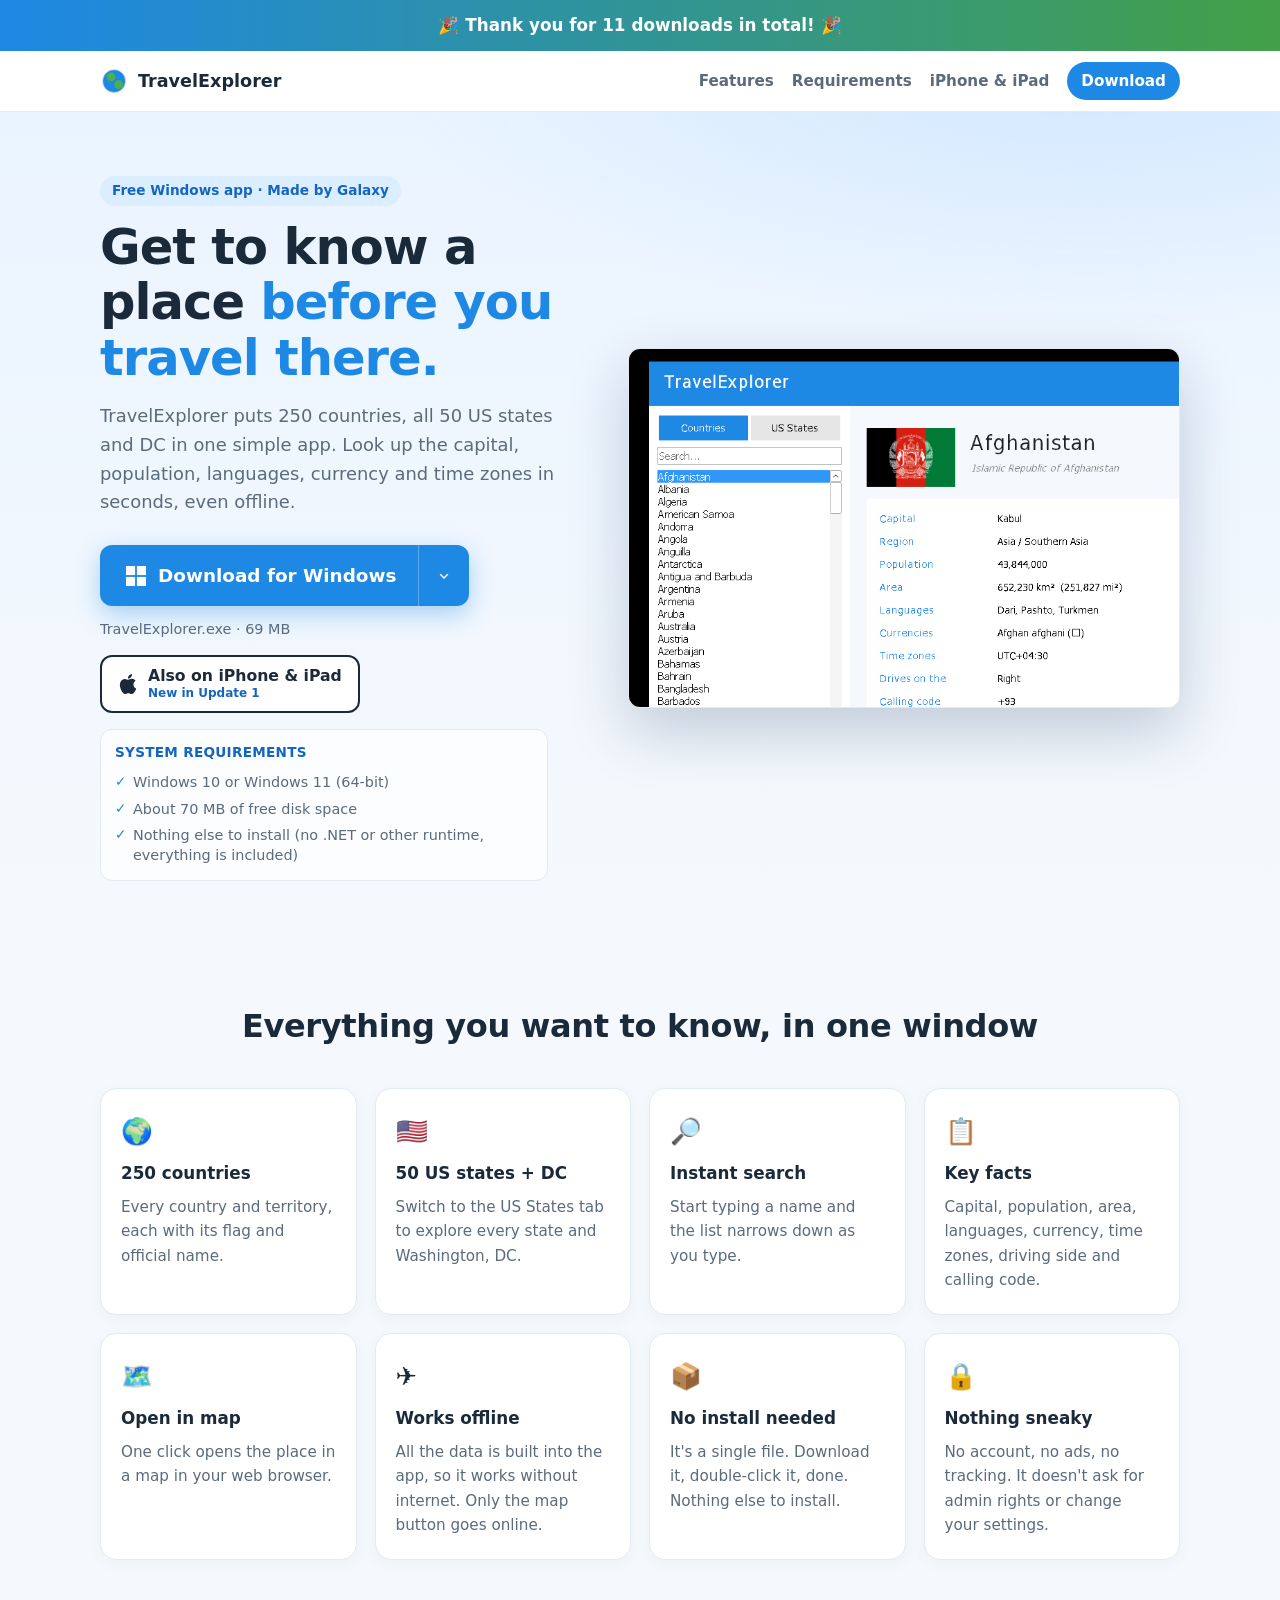
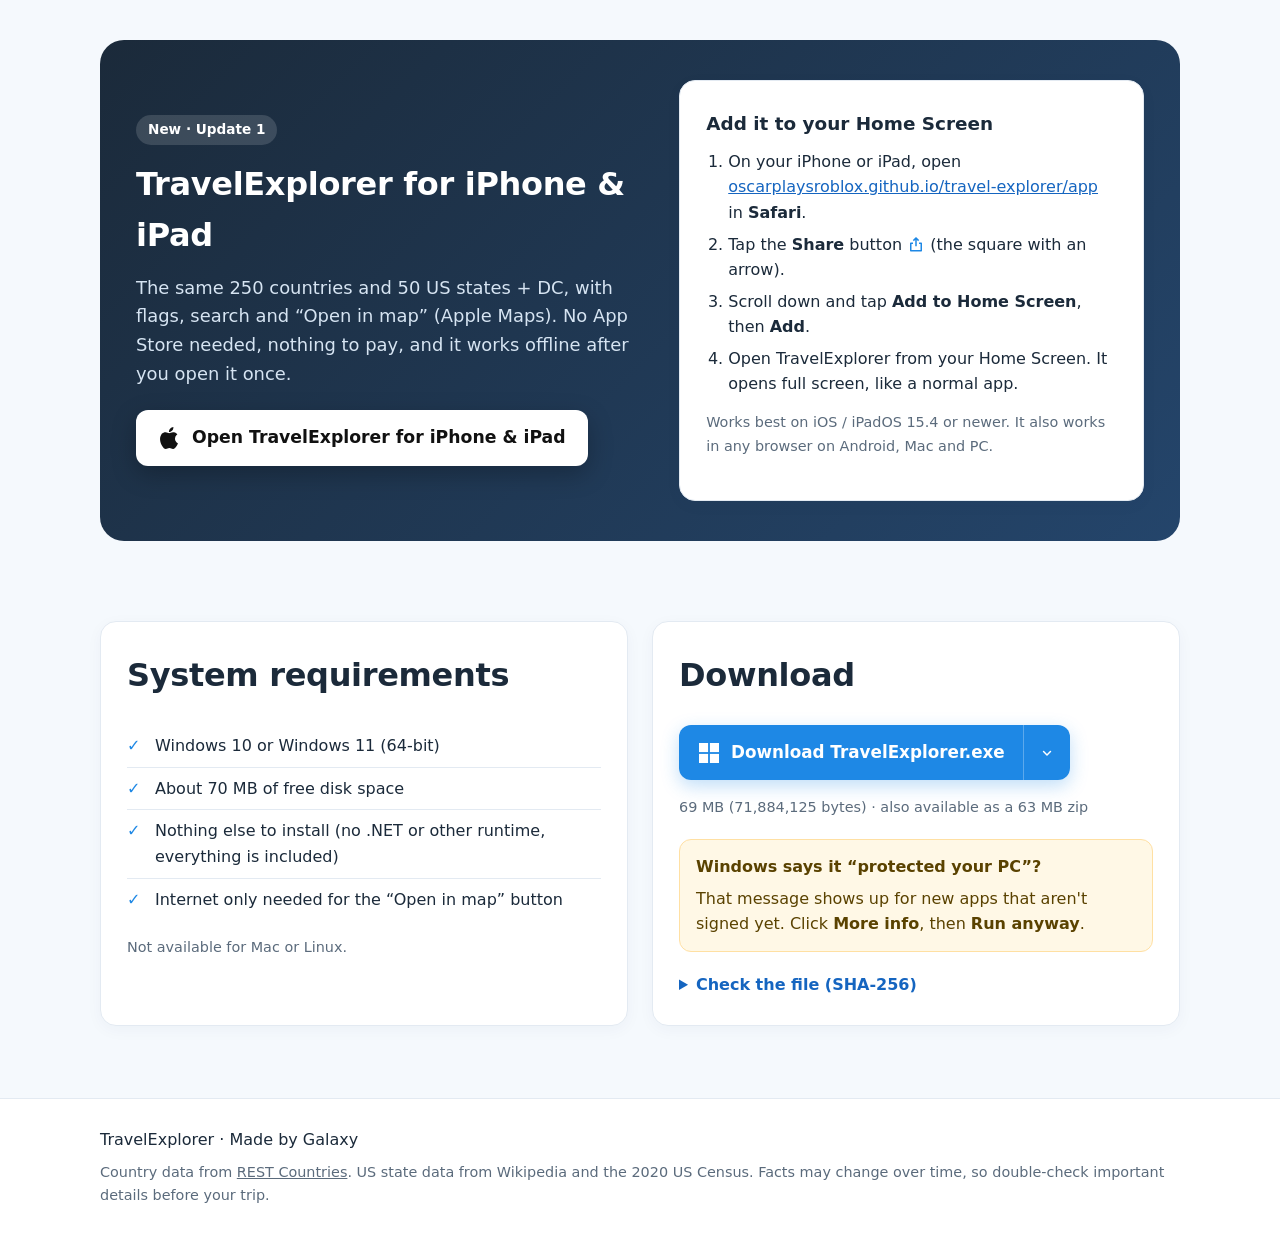
<file: index.html>
<!DOCTYPE html>
<html lang="en">
<head>
  <meta charset="utf-8">
  <meta name="viewport" content="width=device-width, initial-scale=1">
  <title>TravelExplorer: explore countries and US states before you go</title>
  <meta name="description" content="TravelExplorer is a free Windows app for looking up countries and US states: capital, population, languages, currency, time zones and more. Works offline, no install needed.">
  <link rel="icon" type="image/png" href="images/icon.png">
  <link rel="stylesheet" href="css/style.css">
</head>
<body>
<div class="thanks-banner" role="status" style="background:linear-gradient(90deg,#1e88e5,#43a047);color:#fff;text-align:center;padding:12px 16px;font-weight:600;font-size:1.05rem;">🎉 Thank you for 11 downloads in total! 🎉</div>
  <header class="nav">
    <div class="wrap nav-inner">
      <a class="brand" href="#top"><img src="images/icon.png" alt="" width="28" height="28"> TravelExplorer</a>
      <nav>
        <a href="#features">Features</a>
        <a href="#requirements">Requirements</a>
        <a href="#ios">iPhone &amp; iPad</a>
        <a href="#download" class="nav-cta">Download</a>
      </nav>
    </div>
  </header>

  <main id="top">
    <section class="hero">
      <div class="wrap hero-inner">
        <div class="hero-text">
          <p class="eyebrow">Free Windows app &middot; Made by Galaxy</p>
          <h1>Get to know a place <span>before you travel there.</span></h1>
          <p class="lead">TravelExplorer puts 250 countries, all 50 US states and DC in one simple app. Look up the capital, population, languages, currency and time zones in seconds, even offline.</p>
          <div class="cta-row">
        <div class="split-dl" data-split-dl>
          <a class="split-dl-main" href="https://github.com/OscarPlaysROBLOX/travel-explorer/releases/download/v1.0.0/TravelExplorer.exe" download>
            <svg class="ico-win" aria-hidden="true" viewBox="0 0 88 88" width="20" height="20"><rect x="0" y="0" width="40" height="40" fill="currentColor"/><rect x="48" y="0" width="40" height="40" fill="currentColor"/><rect x="0" y="48" width="40" height="40" fill="currentColor"/><rect x="48" y="48" width="40" height="40" fill="currentColor"/></svg>
            <span>Download for Windows</span>
          </a>
          <button type="button" class="split-dl-toggle" id="dl-toggle-hero"
            aria-expanded="false" aria-haspopup="menu" aria-controls="dl-menu-hero"
            title="More download options">
            <svg class="ico-chevron" aria-hidden="true" viewBox="0 0 24 24" width="18" height="18"><path fill="currentColor" d="M6.7 9.3a1 1 0 0 1 1.4 0L12 13.17l3.9-3.88a1 1 0 1 1 1.4 1.42l-4.6 4.58a1 1 0 0 1-1.4 0l-4.6-4.58a1 1 0 0 1 0-1.42z"/></svg>
            <span class="sr-only">More download options</span>
          </button>
          <ul class="split-dl-menu" id="dl-menu-hero" role="menu" hidden>
          <li role="none">
            <a role="menuitem" class="split-dl-item" href="https://github.com/OscarPlaysROBLOX/travel-explorer/releases/download/v1.0.0/TravelExplorer.exe" download>
              <svg class="ico-dl" aria-hidden="true" viewBox="0 0 24 24" width="18" height="18"><path fill="currentColor" d="M12 3a1 1 0 0 1 1 1v9.586l3.293-3.293a1 1 0 1 1 1.414 1.414l-5 5a1 1 0 0 1-1.414 0l-5-5a1 1 0 1 1 1.414-1.414L11 13.586V4a1 1 0 0 1 1-1zm-7 14a1 1 0 0 1 1 1v1h12v-1a1 1 0 1 1 2 0v2a1 1 0 0 1-1 1H4a1 1 0 0 1-1-1v-2a1 1 0 0 1 1-1z"/></svg>
              <svg class="ico-win" aria-hidden="true" viewBox="0 0 88 88" width="20" height="20"><rect x="0" y="0" width="40" height="40" fill="currentColor"/><rect x="48" y="0" width="40" height="40" fill="currentColor"/><rect x="0" y="48" width="40" height="40" fill="currentColor"/><rect x="48" y="48" width="40" height="40" fill="currentColor"/></svg>
              <span>Windows 64-bit installer-free .exe (69 MB)</span>
            </a>
          </li>
          <li role="none">
            <a role="menuitem" class="split-dl-item" href="https://github.com/OscarPlaysROBLOX/travel-explorer/releases/download/v1.0.0/TravelExplorer.zip" download>
              <svg class="ico-dl" aria-hidden="true" viewBox="0 0 24 24" width="18" height="18"><path fill="currentColor" d="M12 3a1 1 0 0 1 1 1v9.586l3.293-3.293a1 1 0 1 1 1.414 1.414l-5 5a1 1 0 0 1-1.414 0l-5-5a1 1 0 1 1 1.414-1.414L11 13.586V4a1 1 0 0 1 1-1zm-7 14a1 1 0 0 1 1 1v1h12v-1a1 1 0 1 1 2 0v2a1 1 0 0 1-1 1H4a1 1 0 0 1-1-1v-2a1 1 0 0 1 1-1z"/></svg>
              <svg class="ico-win" aria-hidden="true" viewBox="0 0 88 88" width="20" height="20"><rect x="0" y="0" width="40" height="40" fill="currentColor"/><rect x="48" y="0" width="40" height="40" fill="currentColor"/><rect x="0" y="48" width="40" height="40" fill="currentColor"/><rect x="48" y="48" width="40" height="40" fill="currentColor"/></svg>
              <span>Windows 64-bit .zip (63 MB)</span>
            </a>
          </li>
          <li role="none">
            <a role="menuitem" class="split-dl-item" href="https://github.com/OscarPlaysROBLOX/travel-explorer/releases/download/v1.0.0/SHA256.txt" download>
              <svg class="ico-dl" aria-hidden="true" viewBox="0 0 24 24" width="18" height="18"><path fill="currentColor" d="M12 3a1 1 0 0 1 1 1v9.586l3.293-3.293a1 1 0 1 1 1.414 1.414l-5 5a1 1 0 0 1-1.414 0l-5-5a1 1 0 1 1 1.414-1.414L11 13.586V4a1 1 0 0 1 1-1zm-7 14a1 1 0 0 1 1 1v1h12v-1a1 1 0 1 1 2 0v2a1 1 0 0 1-1 1H4a1 1 0 0 1-1-1v-2a1 1 0 0 1 1-1z"/></svg>
              <svg class="ico-win" aria-hidden="true" viewBox="0 0 88 88" width="20" height="20"><rect x="0" y="0" width="40" height="40" fill="currentColor"/><rect x="48" y="0" width="40" height="40" fill="currentColor"/><rect x="0" y="48" width="40" height="40" fill="currentColor"/><rect x="48" y="48" width="40" height="40" fill="currentColor"/></svg>
              <span>SHA-256 checksum (.txt)</span>
            </a>
          </li>
          </ul>
        </div>
            <p class="dl-meta">TravelExplorer.exe &middot; 69 MB</p>
            <a class="ios-btn" href="app/"><svg class="ico-apple" aria-hidden="true" viewBox="0 0 24 24" width="20" height="20"><path fill="currentColor" d="M12.152 6.896c-.948 0-2.415-1.078-3.96-1.04-2.04.027-3.91 1.183-4.961 3.014-2.117 3.675-.546 9.103 1.519 12.09 1.013 1.454 2.208 3.09 3.792 3.039 1.52-.065 2.09-.987 3.935-.987 1.831 0 2.35.987 3.96.948 1.637-.026 2.676-1.48 3.676-2.948 1.156-1.688 1.636-3.325 1.662-3.415-.039-.013-3.182-1.221-3.22-4.857-.026-3.04 2.48-4.494 2.597-4.559-1.429-2.09-3.623-2.324-4.39-2.376-2-.156-3.675 1.09-4.61 1.09zM15.53 3.83c.843-1.012 1.4-2.427 1.245-3.83-1.207.052-2.662.805-3.532 1.818-.78.896-1.454 2.338-1.273 3.714 1.338.104 2.715-.688 3.559-1.701"/></svg><span>Also on iPhone &amp; iPad <small>New in Update 1</small></span></a>
            <div class="hero-reqs" aria-label="System requirements">
              <h2 class="hero-reqs-title">System requirements</h2>
              <ul>
                <li>Windows 10 or Windows 11 (64-bit)</li>
                <li>About 70 MB of free disk space</li>
                <li>Nothing else to install (no .NET or other runtime, everything is included)</li>
              </ul>
            </div>
          </div>
        </div>
        <figure class="shot">
          <img src="images/screenshot.png" width="794" height="517" alt="TravelExplorer showing Afghanistan: flag, capital Kabul, region, population, area, languages, currency, time zone, driving side and calling code, with a searchable country list on the left.">
        </figure>
      </div>
    </section>

    <section id="features" class="features">
      <div class="wrap">
        <h2>Everything you want to know, in one window</h2>
        <div class="grid">
          <article class="card"><div class="ic">🌍</div><h3>250 countries</h3><p>Every country and territory, each with its flag and official name.</p></article>
          <article class="card"><div class="ic">🇺🇸</div><h3>50 US states + DC</h3><p>Switch to the US States tab to explore every state and Washington, DC.</p></article>
          <article class="card"><div class="ic">🔎</div><h3>Instant search</h3><p>Start typing a name and the list narrows down as you type.</p></article>
          <article class="card"><div class="ic">📋</div><h3>Key facts</h3><p>Capital, population, area, languages, currency, time zones, driving side and calling code.</p></article>
          <article class="card"><div class="ic">🗺️</div><h3>Open in map</h3><p>One click opens the place in a map in your web browser.</p></article>
          <article class="card"><div class="ic">✈️</div><h3>Works offline</h3><p>All the data is built into the app, so it works without internet. Only the map button goes online.</p></article>
          <article class="card"><div class="ic">📦</div><h3>No install needed</h3><p>It's a single file. Download it, double-click it, done. Nothing else to install.</p></article>
          <article class="card"><div class="ic">🔒</div><h3>Nothing sneaky</h3><p>No account, no ads, no tracking. It doesn't ask for admin rights or change your settings.</p></article>
        </div>
      </div>
    </section>

    <section id="ios" class="ios">
      <div class="wrap ios-inner">
        <div class="ios-text">
          <p class="eyebrow">New &middot; Update 1</p>
          <h2>TravelExplorer for iPhone &amp; iPad</h2>
          <p class="lead">The same 250 countries and 50 US states + DC, with flags, search and &ldquo;Open in map&rdquo; (Apple Maps). No App Store needed, nothing to pay, and it works offline after you open it once.</p>
          <a class="ios-cta" href="app/"><svg class="ico-apple" aria-hidden="true" viewBox="0 0 24 24" width="22" height="22"><path fill="currentColor" d="M12.152 6.896c-.948 0-2.415-1.078-3.96-1.04-2.04.027-3.91 1.183-4.961 3.014-2.117 3.675-.546 9.103 1.519 12.09 1.013 1.454 2.208 3.09 3.792 3.039 1.52-.065 2.09-.987 3.935-.987 1.831 0 2.35.987 3.96.948 1.637-.026 2.676-1.48 3.676-2.948 1.156-1.688 1.636-3.325 1.662-3.415-.039-.013-3.182-1.221-3.22-4.857-.026-3.04 2.48-4.494 2.597-4.559-1.429-2.09-3.623-2.324-4.39-2.376-2-.156-3.675 1.09-4.61 1.09zM15.53 3.83c.843-1.012 1.4-2.427 1.245-3.83-1.207.052-2.662.805-3.532 1.818-.78.896-1.454 2.338-1.273 3.714 1.338.104 2.715-.688 3.559-1.701"/></svg><span>Open TravelExplorer for iPhone &amp; iPad</span></a>
        </div>
        <div class="panel ios-steps">
          <h3>Add it to your Home Screen</h3>
          <ol>
            <li>On your iPhone or iPad, open <a href="app/">oscarplaysroblox.github.io/travel-explorer/app</a> in <b>Safari</b>.</li>
            <li>Tap the <b>Share</b> button <span class="share-ico" aria-hidden="true"><svg viewBox="0 0 24 24" width="18" height="18"><path fill="currentColor" d="M12 2.6l4.2 4.2-1.4 1.4L13 6.4V15h-2V6.4L9.2 8.2 7.8 6.8 12 2.6zM5 10h3v2H6v8h12v-8h-2v-2h3a1 1 0 0 1 1 1v10a1 1 0 0 1-1 1H5a1 1 0 0 1-1-1V11a1 1 0 0 1 1-1z"/></svg></span> (the square with an arrow).</li>
            <li>Scroll down and tap <b>Add to Home Screen</b>, then <b>Add</b>.</li>
            <li>Open TravelExplorer from your Home Screen. It opens full screen, like a normal app.</li>
          </ol>
          <p class="muted">Works best on iOS / iPadOS 15.4 or newer. It also works in any browser on Android, Mac and PC.</p>
        </div>
      </div>
    </section>

    <section id="download" class="download">
      <div class="wrap two-col">
        <div id="requirements" class="panel">
          <h2>System requirements</h2>
          <ul class="checks">
            <li>Windows 10 or Windows 11 (64-bit)</li>
            <li>About 70 MB of free disk space</li>
            <li>Nothing else to install (no .NET or other runtime, everything is included)</li>
            <li>Internet only needed for the &ldquo;Open in map&rdquo; button</li>
          </ul>
          <p class="muted">Not available for Mac or Linux.</p>
        </div>
        <div class="panel">
          <h2>Download</h2>
        <div class="split-dl split-dl--compact" data-split-dl>
          <a class="split-dl-main" href="https://github.com/OscarPlaysROBLOX/travel-explorer/releases/download/v1.0.0/TravelExplorer.exe" download>
            <svg class="ico-win" aria-hidden="true" viewBox="0 0 88 88" width="20" height="20"><rect x="0" y="0" width="40" height="40" fill="currentColor"/><rect x="48" y="0" width="40" height="40" fill="currentColor"/><rect x="0" y="48" width="40" height="40" fill="currentColor"/><rect x="48" y="48" width="40" height="40" fill="currentColor"/></svg>
            <span>Download TravelExplorer.exe</span>
          </a>
          <button type="button" class="split-dl-toggle" id="dl-toggle-panel"
            aria-expanded="false" aria-haspopup="menu" aria-controls="dl-menu-panel"
            title="More download options">
            <svg class="ico-chevron" aria-hidden="true" viewBox="0 0 24 24" width="18" height="18"><path fill="currentColor" d="M6.7 9.3a1 1 0 0 1 1.4 0L12 13.17l3.9-3.88a1 1 0 1 1 1.4 1.42l-4.6 4.58a1 1 0 0 1-1.4 0l-4.6-4.58a1 1 0 0 1 0-1.42z"/></svg>
            <span class="sr-only">More download options</span>
          </button>
          <ul class="split-dl-menu" id="dl-menu-panel" role="menu" hidden>
          <li role="none">
            <a role="menuitem" class="split-dl-item" href="https://github.com/OscarPlaysROBLOX/travel-explorer/releases/download/v1.0.0/TravelExplorer.exe" download>
              <svg class="ico-dl" aria-hidden="true" viewBox="0 0 24 24" width="18" height="18"><path fill="currentColor" d="M12 3a1 1 0 0 1 1 1v9.586l3.293-3.293a1 1 0 1 1 1.414 1.414l-5 5a1 1 0 0 1-1.414 0l-5-5a1 1 0 1 1 1.414-1.414L11 13.586V4a1 1 0 0 1 1-1zm-7 14a1 1 0 0 1 1 1v1h12v-1a1 1 0 1 1 2 0v2a1 1 0 0 1-1 1H4a1 1 0 0 1-1-1v-2a1 1 0 0 1 1-1z"/></svg>
              <svg class="ico-win" aria-hidden="true" viewBox="0 0 88 88" width="20" height="20"><rect x="0" y="0" width="40" height="40" fill="currentColor"/><rect x="48" y="0" width="40" height="40" fill="currentColor"/><rect x="0" y="48" width="40" height="40" fill="currentColor"/><rect x="48" y="48" width="40" height="40" fill="currentColor"/></svg>
              <span>Windows 64-bit installer-free .exe (69 MB)</span>
            </a>
          </li>
          <li role="none">
            <a role="menuitem" class="split-dl-item" href="https://github.com/OscarPlaysROBLOX/travel-explorer/releases/download/v1.0.0/TravelExplorer.zip" download>
              <svg class="ico-dl" aria-hidden="true" viewBox="0 0 24 24" width="18" height="18"><path fill="currentColor" d="M12 3a1 1 0 0 1 1 1v9.586l3.293-3.293a1 1 0 1 1 1.414 1.414l-5 5a1 1 0 0 1-1.414 0l-5-5a1 1 0 1 1 1.414-1.414L11 13.586V4a1 1 0 0 1 1-1zm-7 14a1 1 0 0 1 1 1v1h12v-1a1 1 0 1 1 2 0v2a1 1 0 0 1-1 1H4a1 1 0 0 1-1-1v-2a1 1 0 0 1 1-1z"/></svg>
              <svg class="ico-win" aria-hidden="true" viewBox="0 0 88 88" width="20" height="20"><rect x="0" y="0" width="40" height="40" fill="currentColor"/><rect x="48" y="0" width="40" height="40" fill="currentColor"/><rect x="0" y="48" width="40" height="40" fill="currentColor"/><rect x="48" y="48" width="40" height="40" fill="currentColor"/></svg>
              <span>Windows 64-bit .zip (63 MB)</span>
            </a>
          </li>
          <li role="none">
            <a role="menuitem" class="split-dl-item" href="https://github.com/OscarPlaysROBLOX/travel-explorer/releases/download/v1.0.0/SHA256.txt" download>
              <svg class="ico-dl" aria-hidden="true" viewBox="0 0 24 24" width="18" height="18"><path fill="currentColor" d="M12 3a1 1 0 0 1 1 1v9.586l3.293-3.293a1 1 0 1 1 1.414 1.414l-5 5a1 1 0 0 1-1.414 0l-5-5a1 1 0 1 1 1.414-1.414L11 13.586V4a1 1 0 0 1 1-1zm-7 14a1 1 0 0 1 1 1v1h12v-1a1 1 0 1 1 2 0v2a1 1 0 0 1-1 1H4a1 1 0 0 1-1-1v-2a1 1 0 0 1 1-1z"/></svg>
              <svg class="ico-win" aria-hidden="true" viewBox="0 0 88 88" width="20" height="20"><rect x="0" y="0" width="40" height="40" fill="currentColor"/><rect x="48" y="0" width="40" height="40" fill="currentColor"/><rect x="0" y="48" width="40" height="40" fill="currentColor"/><rect x="48" y="48" width="40" height="40" fill="currentColor"/></svg>
              <span>SHA-256 checksum (.txt)</span>
            </a>
          </li>
          </ul>
        </div>
          <p class="dl-meta">69 MB (71,884,125 bytes) &middot; also available as a 63 MB zip</p>
          <div class="note">
            <strong>Windows says it &ldquo;protected your PC&rdquo;?</strong>
            <p>That message shows up for new apps that aren't signed yet. Click <b>More info</b>, then <b>Run anyway</b>.</p>
          </div>
          <details class="hash">
            <summary>Check the file (SHA-256)</summary>
            <code>4e4ff138838e1df1d02a6c051dc1716c15a8ce69481aab5f80a237eab1870e41</code>
            <p class="muted">In PowerShell, run <code class="inline">Get-FileHash .\TravelExplorer.exe</code> and compare the result with the value above. Or download the <a href="https://github.com/OscarPlaysROBLOX/travel-explorer/releases/download/v1.0.0/SHA256.txt" download>SHA256.txt</a> file.</p>
          </details>
        </div>
      </div>
    </section>
  </main>

  <footer class="footer">
    <div class="wrap">
      <p>TravelExplorer &middot; Made by Galaxy</p>
      <p class="muted">Country data from <a href="https://restcountries.com" rel="noopener">REST Countries</a>. US state data from Wikipedia and the 2020 US Census. Facts may change over time, so double-check important details before your trip.</p>
    </div>
  </footer>
  <script src="js/download-menu.js" defer></script>
</body>
</html>
</file>
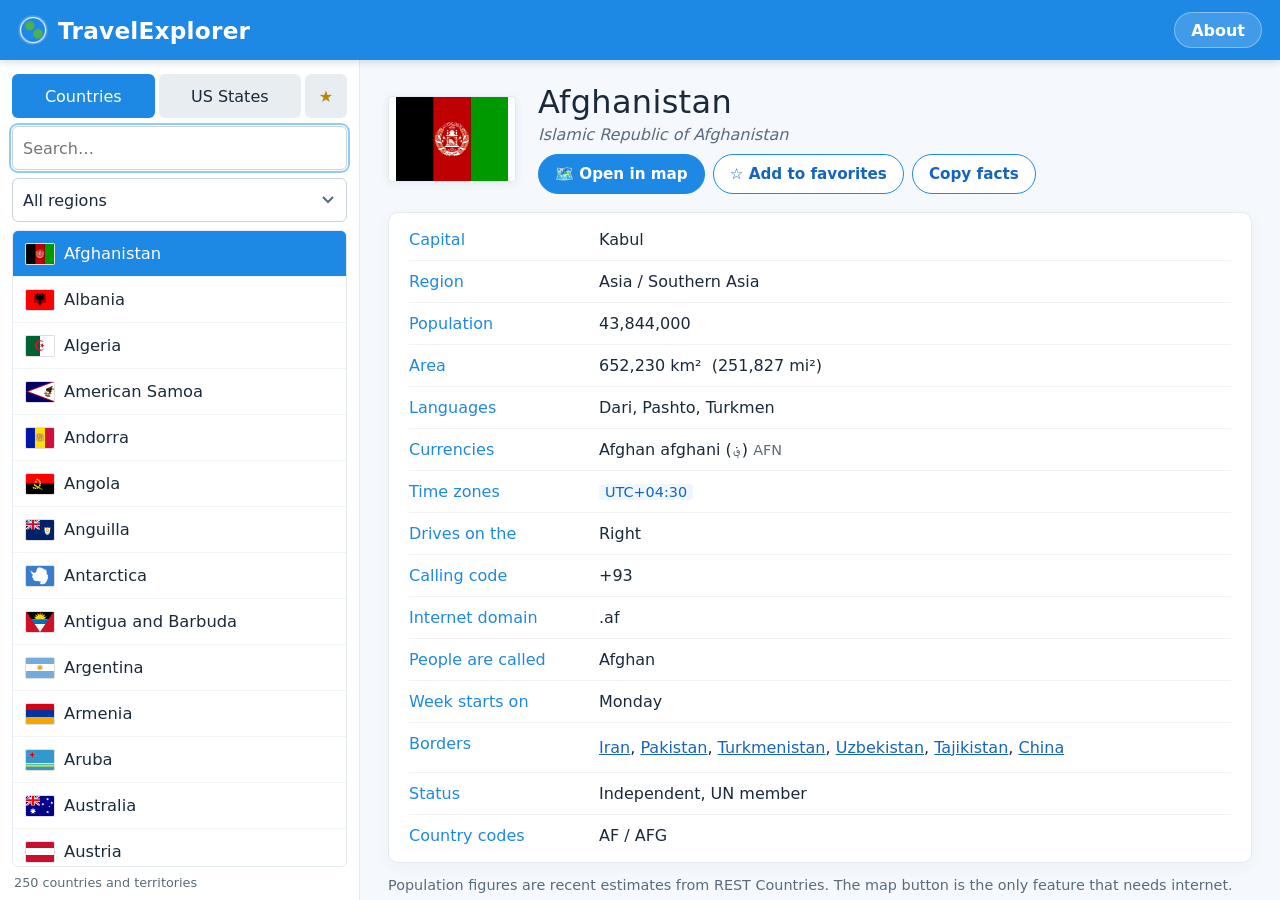
<file: app/index.html>
<!DOCTYPE html>
<html lang="en">
<head>
<meta charset="utf-8">
<meta name="viewport" content="width=device-width, initial-scale=1, viewport-fit=cover">
<title>TravelExplorer</title>
<meta name="description" content="Look up 250 countries, all 50 US states and DC: capital, population, languages, currency, time zones and more. Works offline.">
<meta name="theme-color" content="#1e88e5">
<meta name="apple-mobile-web-app-capable" content="yes">
<meta name="mobile-web-app-capable" content="yes">
<meta name="apple-mobile-web-app-status-bar-style" content="black-translucent">
<meta name="apple-mobile-web-app-title" content="TravelExplorer">
<meta name="format-detection" content="telephone=no">
<link rel="manifest" href="manifest.webmanifest">
<link rel="apple-touch-icon" href="icons/apple-touch-icon.png">
<link rel="icon" type="image/png" href="icon.png">
<link rel="stylesheet" href="app.css">
</head>
<body>
<header class="bar">
  <div class="brand"><img src="icon.png" alt="" width="30" height="30"> TravelExplorer</div>
  <div class="bar-actions">
    <span id="offline" class="pill" hidden>Offline ready ✓</span>
    <button type="button" id="aboutBtn" class="bar-btn" title="About and data sources">About</button>
  </div>
</header>
<div class="layout">
  <aside class="side">
    <div class="tabs" role="tablist">
      <button type="button" role="tab" id="tabCountries" class="tab active" aria-selected="true">Countries</button>
      <button type="button" role="tab" id="tabStates" class="tab" aria-selected="false">US States</button>
      <button type="button" role="tab" id="tabFavs" class="tab tab-fav" aria-selected="false" aria-label="Favorites" title="Favorites">★</button>
    </div>
    <div class="filters">
      <input type="search" id="search" placeholder="Search…" autocomplete="off" autocorrect="off" autocapitalize="off" spellcheck="false" enterkeyhint="search" aria-label="Search">
      <select id="region" aria-label="Filter by region">
        <option value="">All regions</option>
      </select>
    </div>
    <ul id="list" class="list" role="listbox" tabindex="0" aria-label="Places"></ul>
    <div id="count" class="count"></div>
  </aside>
  <main class="detail" id="detail" tabindex="-1"></main>
</div>

<dialog id="about">
  <h2><img src="icon.png" alt="" width="28" height="28"> TravelExplorer <span id="ver" class="muted"></span></h2>
  <p>Made by Galaxy. Look up countries and US states. After the first visit everything is stored on this device, so it works offline. Only the “Open in map” button goes online.</p>
  <p class="muted">On iPad or iPhone: tap the Share button in Safari, then “Add to Home Screen” to get an app icon.</p>
  <h3>Data sources</h3>
  <ul id="sources"></ul>
  <p class="muted">Facts change over time (populations especially). Double-check important details before your trip.</p>
  <p class="muted">Favorites are saved only on this device (in Safari's website storage). No account, no ads, no tracking.</p>
  <form method="dialog"><button class="btn">Close</button></form>
</dialog>
<script src="app.js"></script>
</body>
</html>
</file>
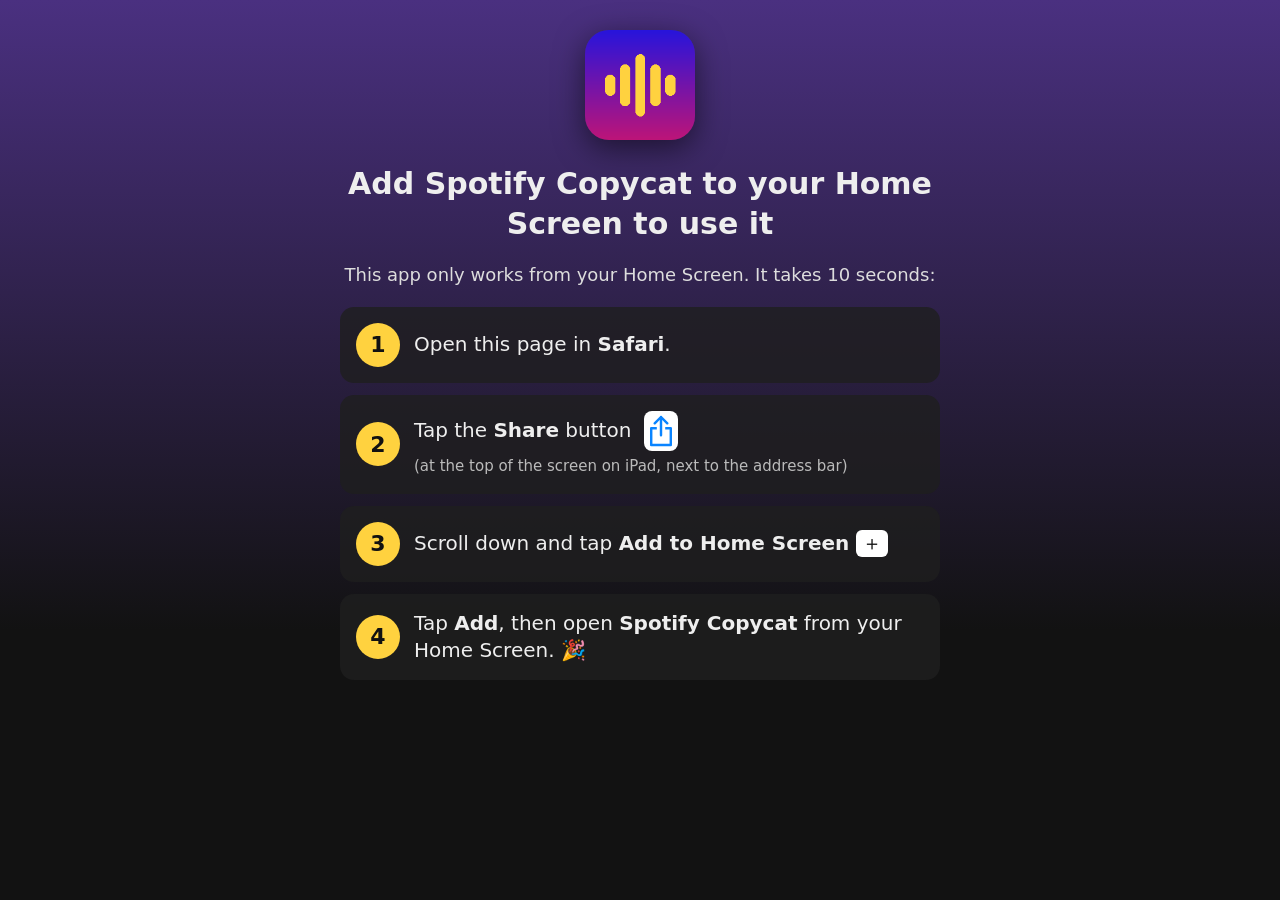
<file: music-app/index.html>
<!doctype html>
<html lang="en"><head>
<meta charset="utf-8">
<meta name="viewport" content="width=device-width,initial-scale=1,viewport-fit=cover">
<meta name="apple-mobile-web-app-capable" content="yes">
<meta name="mobile-web-app-capable" content="yes">
<meta name="apple-mobile-web-app-status-bar-style" content="black-translucent">
<meta name="apple-mobile-web-app-title" content="Spotify Copycat">
<meta name="theme-color" content="#121212">
<link rel="manifest" href="manifest.webmanifest">
<link rel="apple-touch-icon" href="icons/apple-touch-icon.png">
<link rel="icon" href="icons/icon-192.png">
<link rel="stylesheet" href="app.css">
<title>Spotify Copycat</title>
</head><body>
<div id="app">
<header id="top">
  <div class="brand"><img src="icons/icon-192.png" alt=""><span>Tunewave</span></div>
  <div class="hbtns">
    <button id="upBtn" class="pill" aria-label="Upload your videos or audio">⬆️ Upload</button>
    <button id="kidsBtn" class="round" aria-label="Turn on Kids mode" title="Kids mode">🧒</button>
    <button id="glassBtn" class="round" aria-pressed="false" aria-label="Glasses mode (bigger text)" title="Glasses mode">👓</button>
    <button id="smartBtn" class="round" aria-pressed="false" aria-label="Smart Glasses mode (audio-first, giant controls)" title="Smart Glasses mode">🥽</button>
    <button id="sunBtn" class="round" aria-pressed="false" aria-label="Ray-Ban mode (bright for sunglasses)" title="Ray-Ban mode">🕶️</button>
  </div>
  <input id="fileIn" type="file" accept="video/*,audio/*" multiple hidden>
</header>
<main id="view"></main>
<div id="bar" hidden>
  <div class="barinfo" id="barOpen"><img id="barArt" alt=""><div><b id="barTitle"></b><small id="barArtist"></small></div></div>
  <div class="barctl">
    <button id="barLike" class="icon" aria-label="Like">♡</button>
    <button id="barPrev" class="icon" aria-label="Previous">⏮</button>
    <button id="barPlay" class="icon big" aria-label="Play">▶</button>
    <button id="barNext" class="icon" aria-label="Next">⏭</button>
  </div>
  <div class="barprog"><div id="barFill"></div></div>
</div>
<nav id="nav">
  <button data-go="home" class="on"><span>🏠</span>Home</button>
  <button data-go="search"><span>🔍</span>Search</button>
  <button data-go="library"><span>📚</span>Your Library</button>
  <button data-go="settings"><span>⚙️</span>Settings</button>
</nav>
</div>
<section id="np" hidden aria-label="Now playing">
  <div class="nptop"><button id="npClose" class="icon" aria-label="Close">⌄</button><span id="npFrom">Now Playing</span><button id="npLike" class="icon" aria-label="Like">♡</button></div>
  <img id="npArt" alt="">
  <div class="npmeta"><h2 id="npTitle"></h2><p id="npArtist"></p></div>
  <input id="seek" type="range" min="0" max="1000" value="0" aria-label="Seek">
  <div class="times"><span id="tCur">0:00</span><span id="tDur">0:00</span></div>
  <div class="npctl">
    <button id="shufBtn" class="icon" aria-label="Shuffle">🔀</button>
    <button id="npPrev" class="icon" aria-label="Previous">⏮</button>
    <button id="npPlay" class="icon huge" aria-label="Play">▶</button>
    <button id="npNext" class="icon" aria-label="Next">⏭</button>
    <button id="repBtn" class="icon" aria-label="Repeat">🔁</button>
  </div>
  <div class="rbhint">🥽 Smart Glasses mode: tap your glasses to play/pause, swipe to skip.</div>
</section>
<section id="vid" hidden>
  <div class="nptop"><button id="vidClose" class="icon" aria-label="Close">✕</button><span id="vidTitle"></span><span></span></div>
  <video id="video" controls playsinline></video>
</section>
<section id="rules" hidden role="dialog" aria-label="Community Rules"><div class="rbox">
<h1>📜 Community Rules</h1>
<div class="rule"><span>🤐</span><b>1. No swear words.</b></div>
<div class="rule"><span>🕊️</span><b>2. No violence.</b></div>
<div class="rule"><span>🧒✅</span><b>3. Everything must be kid-approved.</b></div>
<p class="rnote">⚠️ Breaking any rule or posting anything inappropriate means your account gets banned. Bans are free — there's never a fee.</p>
<button class="btn y" id="rulesOk">✅ I agree</button></div></section>
<div id="toast" role="status"></div>
<audio id="audio" preload="metadata"></audio>
<section id="gate" hidden>
<div class="gbox">
<img src="icons/icon-192.png" alt="" class="gicon">
<h1>Add Spotify Copycat to your Home Screen to use it</h1>
<p class="gsub">This app only works from your Home Screen. It takes 10 seconds:</p>
<ol class="steps">
<li><span class="num">1</span><div>Open this page in <b>Safari</b>.</div></li>
<li><span class="num">2</span><div>Tap the <b>Share</b> button
<svg class="share" viewBox="0 0 40 48" aria-label="Share icon"><path d="M20 4v26M11 13l9-9 9 9" fill="none" stroke="#0a84ff" stroke-width="3.5" stroke-linecap="round" stroke-linejoin="round"/><path d="M14 20H6v24h28V20h-8" fill="none" stroke="#0a84ff" stroke-width="3.5" stroke-linejoin="round"/></svg>
<br><small>(at the top of the screen on iPad, next to the address bar)</small></div></li>
<li><span class="num">3</span><div>Scroll down and tap <b>Add to Home Screen</b> <span class="plus">＋</span></div></li>
<li><span class="num">4</span><div>Tap <b>Add</b>, then open <b>Spotify Copycat</b> from your Home Screen. 🎉</div></li>
</ol></div></section>
<script>
(function(){var sa=window.navigator.standalone===true||window.matchMedia('(display-mode: standalone)').matches;window.__standalone=sa;
if(!sa){document.getElementById('app').remove();['np','vid','rules'].forEach(function(i){var e=document.getElementById(i);if(e)e.remove()});document.getElementById('gate').hidden=false;return}
document.getElementById('gate').remove();
['data.js','app.js'].reduce(function(p,f){return p.then(function(){return new Promise(function(r){var s=document.createElement('script');s.src=f;s.onload=r;document.body.appendChild(s)})})},Promise.resolve());})();
</script>
</body></html>
</file>
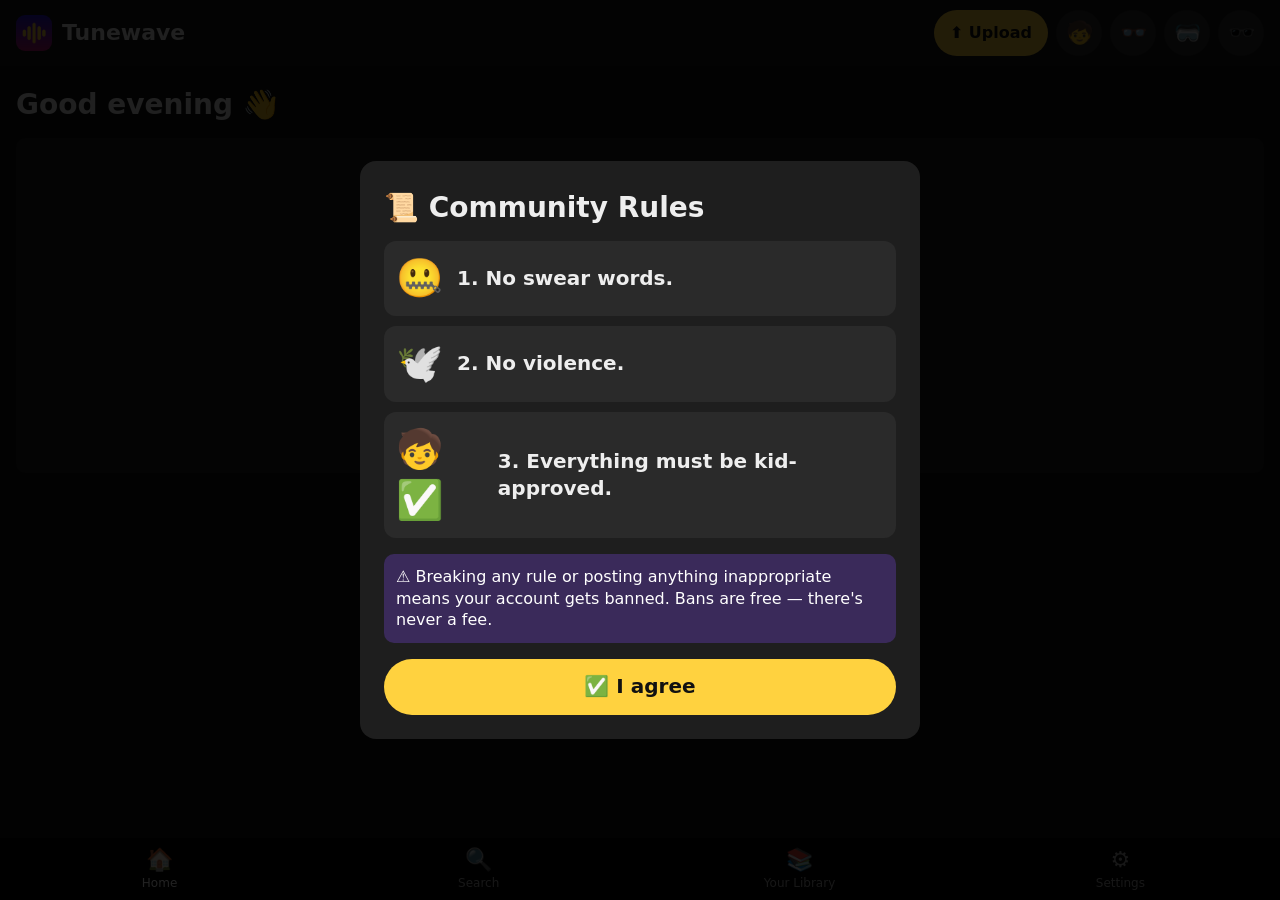
<file: music/index.html>
<!doctype html>
<html lang="en"><head>
<meta charset="utf-8">
<meta name="viewport" content="width=device-width,initial-scale=1,viewport-fit=cover">
<meta name="apple-mobile-web-app-capable" content="yes">
<meta name="mobile-web-app-capable" content="yes">
<meta name="apple-mobile-web-app-status-bar-style" content="black-translucent">
<meta name="apple-mobile-web-app-title" content="Spotify Copycat">
<meta name="theme-color" content="#121212">
<link rel="manifest" href="manifest.webmanifest">
<link rel="apple-touch-icon" href="icons/apple-touch-icon.png">
<link rel="icon" href="icons/icon-192.png">
<link rel="stylesheet" href="app.css">
<title>Spotify Copycat</title>
</head><body>
<div id="app">
<header id="top">
  <div class="brand"><img src="icons/icon-192.png" alt=""><span>Tunewave</span></div>
  <div class="hbtns">
    <button id="upBtn" class="pill" aria-label="Upload your videos or audio">⬆️ Upload</button>
    <button id="kidsBtn" class="round" aria-label="Turn on Kids mode" title="Kids mode">🧒</button>
    <button id="glassBtn" class="round" aria-pressed="false" aria-label="Glasses mode (bigger text)" title="Glasses mode">👓</button>
    <button id="smartBtn" class="round" aria-pressed="false" aria-label="Smart Glasses mode (audio-first, giant controls)" title="Smart Glasses mode">🥽</button>
    <button id="sunBtn" class="round" aria-pressed="false" aria-label="Ray-Ban mode (bright for sunglasses)" title="Ray-Ban mode">🕶️</button>
  </div>
  <input id="fileIn" type="file" accept="video/*,audio/*" multiple hidden>
</header>
<main id="view"></main>
<div id="bar" hidden>
  <div class="barinfo" id="barOpen"><img id="barArt" alt=""><div><b id="barTitle"></b><small id="barArtist"></small></div></div>
  <div class="barctl">
    <button id="barLike" class="icon" aria-label="Like">♡</button>
    <button id="barPrev" class="icon" aria-label="Previous">⏮</button>
    <button id="barPlay" class="icon big" aria-label="Play">▶</button>
    <button id="barNext" class="icon" aria-label="Next">⏭</button>
  </div>
  <div class="barprog"><div id="barFill"></div></div>
</div>
<nav id="nav">
  <button data-go="home" class="on"><span>🏠</span>Home</button>
  <button data-go="search"><span>🔍</span>Search</button>
  <button data-go="library"><span>📚</span>Your Library</button>
  <button data-go="settings"><span>⚙️</span>Settings</button>
</nav>
</div>
<section id="np" hidden aria-label="Now playing">
  <div class="nptop"><button id="npClose" class="icon" aria-label="Close">⌄</button><span id="npFrom">Now Playing</span><button id="npLike" class="icon" aria-label="Like">♡</button></div>
  <img id="npArt" alt="">
  <div class="npmeta"><h2 id="npTitle"></h2><p id="npArtist"></p></div>
  <input id="seek" type="range" min="0" max="1000" value="0" aria-label="Seek">
  <div class="times"><span id="tCur">0:00</span><span id="tDur">0:00</span></div>
  <div class="npctl">
    <button id="shufBtn" class="icon" aria-label="Shuffle">🔀</button>
    <button id="npPrev" class="icon" aria-label="Previous">⏮</button>
    <button id="npPlay" class="icon huge" aria-label="Play">▶</button>
    <button id="npNext" class="icon" aria-label="Next">⏭</button>
    <button id="repBtn" class="icon" aria-label="Repeat">🔁</button>
  </div>
  <div class="rbhint">🥽 Smart Glasses mode: tap your glasses to play/pause, swipe to skip.</div>
</section>
<section id="vid" hidden>
  <div class="nptop"><button id="vidClose" class="icon" aria-label="Close">✕</button><span id="vidTitle"></span><span></span></div>
  <video id="video" controls playsinline></video>
</section>
<section id="rules" hidden role="dialog" aria-label="Community Rules"><div class="rbox">
<h1>📜 Community Rules</h1>
<div class="rule"><span>🤐</span><b>1. No swear words.</b></div>
<div class="rule"><span>🕊️</span><b>2. No violence.</b></div>
<div class="rule"><span>🧒✅</span><b>3. Everything must be kid-approved.</b></div>
<p class="rnote">⚠️ Breaking any rule or posting anything inappropriate means your account gets banned. Bans are free — there's never a fee.</p>
<button class="btn y" id="rulesOk">✅ I agree</button></div></section>
<div id="toast" role="status"></div>
<audio id="audio" preload="metadata"></audio>
<script src="data.js"></script>
<script src="app.js"></script>
</body></html>
</file>
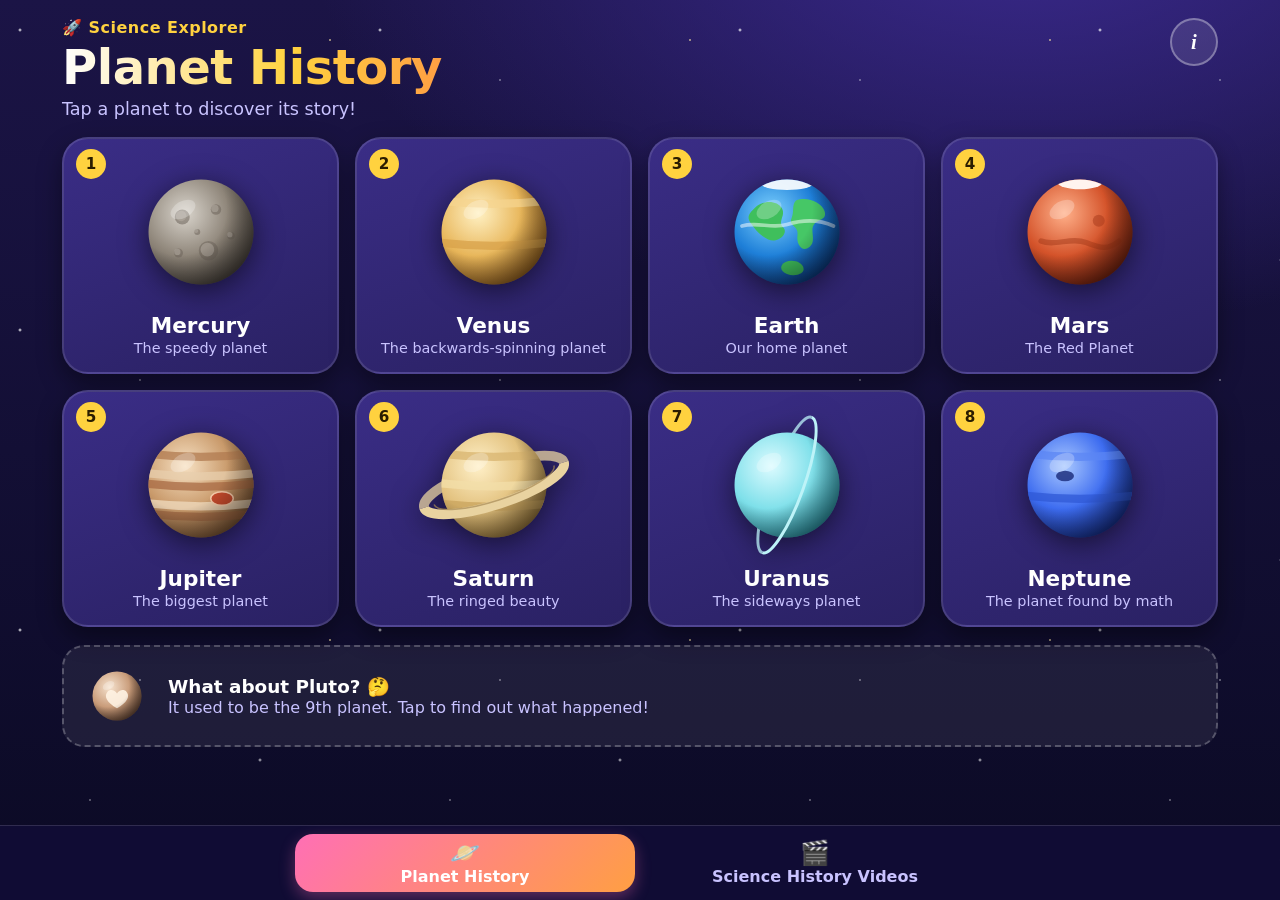
<file: science/index.html>
<!DOCTYPE html>
<html lang="en">
<head>
<meta charset="utf-8">
<meta name="viewport" content="width=device-width, initial-scale=1, viewport-fit=cover">
<title>Science Explorer</title>
<meta name="description" content="Planet history for kids: who discovered each planet, how it got its name, the first spacecraft to visit, and fun facts. Works offline.">
<meta name="theme-color" content="#1b1446">
<meta name="apple-mobile-web-app-capable" content="yes">
<meta name="mobile-web-app-capable" content="yes">
<meta name="apple-mobile-web-app-status-bar-style" content="black-translucent">
<meta name="apple-mobile-web-app-title" content="Science Explorer">
<meta name="format-detection" content="telephone=no">
<link rel="manifest" href="manifest.webmanifest">
<link rel="apple-touch-icon" href="icons/apple-touch-icon.png">
<link rel="icon" type="image/png" href="icons/icon-192.png">
<link rel="stylesheet" href="app.css">
</head>
<body>
<div class="stars" aria-hidden="true"></div>

<section id="view-planets" class="view">
  <header class="top">
    <div>
      <p class="kicker">🚀 Science Explorer</p>
      <h1>Planet History</h1>
      <p class="sub">Tap a planet to discover its story!</p>
    </div>
    <button type="button" class="round-btn" id="aboutBtn" aria-label="About and sources">i</button>
  </header>
  <div class="grid" id="grid"></div>
  <button type="button" class="pluto-card" id="plutoCard"></button>
</section>

<section id="view-videos" class="view" hidden>
  <header class="top"><div><p class="kicker">🚀 Science Explorer</p><h1>Science History Videos</h1></div></header>
  <div class="videos">
    <a class="big-link" href="https://mysteryscience.com/" target="_blank" rel="noopener noreferrer">
      <span class="big-emoji" aria-hidden="true">🎬</span>
      <span class="big-text">Watch on Mystery Science</span>
      <span class="big-small">Opens mysteryscience.com in Safari (needs internet)</span>
    </a>
  </div>
</section>

<div id="detail" class="detail" hidden role="dialog" aria-modal="true" aria-labelledby="dTitle"></div>

<div id="about" class="detail" hidden role="dialog" aria-modal="true" aria-labelledby="aTitle">
  <div class="sheet">
    <button type="button" class="back" data-close>‹ Back</button>
    <h2 id="aTitle">About Science Explorer</h2>
    <p>A space-history app for curious kids. Works offline after the first visit. Only the Mystery Science button needs the internet.</p>
    <p>The planet pictures are drawings made for this app (not photos). Moon counts change as scientists find new moons.</p>
    <h3>Where the facts come from</h3>
    <ul id="sources"></ul>
    <p class="muted">Facts checked in October 2026. Version <span id="ver"></span>.</p>
  </div>
</div>

<nav class="tabbar" role="tablist">
  <button type="button" role="tab" id="tab-planets" class="tabbtn active" aria-selected="true"><span aria-hidden="true">🪐</span>Planet History</button>
  <button type="button" role="tab" id="tab-videos" class="tabbtn" aria-selected="false"><span aria-hidden="true">🎬</span>Science History Videos</button>
</nav>
<script src="data.js"></script>
<script src="app.js"></script>
</body>
</html>
</file>
<file: css/style.css>
:root{
  --blue:#1e88e5; --blue-d:#1565c0; --ink:#1b2a3a; --muted:#5b6b7c;
  --bg:#f5f9fd; --card:#fff; --line:#e3eaf2; --radius:16px;
}
*{box-sizing:border-box}
html{scroll-behavior:smooth}
body{
  margin:0;
  font-family:"Segoe UI",system-ui,-apple-system,Roboto,Helvetica,Arial,sans-serif;
  color:var(--ink); background:var(--bg); line-height:1.6;
}
img{max-width:100%; height:auto; display:block}
a{color:var(--blue-d)}
.wrap{max-width:1120px; margin:0 auto; padding:0 20px}
.sr-only{
  position:absolute; width:1px; height:1px; padding:0; margin:-1px;
  overflow:hidden; clip:rect(0,0,0,0); white-space:nowrap; border:0;
}

.nav{
  position:sticky; top:0; z-index:10;
  background:rgba(255,255,255,.92); backdrop-filter:blur(8px);
  border-bottom:1px solid var(--line);
}
.nav-inner{display:flex; align-items:center; justify-content:space-between; height:60px}
.brand{
  display:flex; align-items:center; gap:10px;
  font-weight:700; font-size:1.1rem; color:var(--ink); text-decoration:none;
}
.nav nav{display:flex; gap:18px; align-items:center}
.nav nav a{color:var(--muted); text-decoration:none; font-weight:600; font-size:.95rem}
.nav nav a:hover{color:var(--blue-d)}
.nav .nav-cta{color:#fff; background:var(--blue); padding:7px 14px; border-radius:999px}
.nav .nav-cta:hover{color:#fff; background:var(--blue-d)}

.hero{
  background:
    radial-gradient(1200px 500px at 85% -10%, #cfe6ff 0, transparent 60%),
    linear-gradient(180deg, #eaf4ff, var(--bg));
  padding:64px 0 56px;
}
.hero-inner{display:grid; grid-template-columns:1fr 1.15fr; gap:48px; align-items:center}
.eyebrow{
  display:inline-block; margin:0 0 14px; padding:4px 12px; border-radius:999px;
  background:#dbeeff; color:var(--blue-d); font-weight:600; font-size:.85rem;
}
h1{font-size:clamp(2rem,4.5vw,3.1rem); line-height:1.12; margin:0 0 16px; letter-spacing:-.02em}
h1 span{color:var(--blue)}
.lead{font-size:1.12rem; color:var(--muted); margin:0 0 28px}
.cta-row{position:relative; z-index:3}

/* Room under open dropdown so requirements aren't covered */
.split-dl.is-open{margin-bottom:11.5rem}
.split-dl-menu{z-index:30}

.hero-reqs{
  margin-top:16px; max-width:28rem;
  padding:12px 14px; border-radius:12px;
  background:rgba(255,255,255,.72); border:1px solid var(--line);
}
.hero-reqs-title{
  margin:0 0 6px; font-size:.85rem; font-weight:700;
  letter-spacing:.02em; text-transform:uppercase; color:var(--blue-d);
}
.hero-reqs ul{margin:0; padding:0; list-style:none}
.hero-reqs li{
  position:relative; padding:3px 0 3px 18px;
  font-size:.9rem; color:var(--muted); line-height:1.4;
}
.hero-reqs li::before{
  content:"✓"; position:absolute; left:0; color:var(--blue); font-weight:700; font-size:.85rem;
}

/* Split download button */
.split-dl{
  position:relative; display:inline-flex; align-items:stretch;
  border-radius:12px;
  box-shadow:0 8px 24px rgba(30,136,229,.35);
  max-width:100%;
}
.split-dl-main{
  display:inline-flex; align-items:center; gap:12px;
  background:var(--blue); color:#fff; text-decoration:none;
  font-weight:700; font-size:1.15rem; padding:16px 22px 16px 26px;
  border-radius:12px 0 0 12px; border:0; border-right:1px solid rgba(255,255,255,.28);
  transition:background .15s;
}
.split-dl-toggle{
  display:inline-flex; align-items:center; justify-content:center;
  background:var(--blue); color:#fff; border:0; cursor:pointer;
  padding:0 16px; border-radius:0 12px 12px 0;
  transition:background .15s;
}
.split-dl-main:hover, .split-dl-toggle:hover{background:var(--blue-d)}
.split-dl-main:focus-visible, .split-dl-toggle:focus-visible{
  outline:3px solid #90caf9; outline-offset:3px; z-index:1;
}
.split-dl.is-open .split-dl-toggle{background:var(--blue-d)}
.split-dl.is-open .ico-chevron{transform:rotate(180deg)}
.ico-chevron{transition:transform .15s; display:block}
.ico-win, .ico-dl{flex-shrink:0; display:block}
.split-dl-menu{
  position:absolute; top:calc(100% + 8px); left:0; right:0; min-width:min(100%, 380px);
  margin:0; padding:8px; list-style:none;
  background:#fff; border:1px solid var(--line); border-radius:12px;
  box-shadow:0 16px 40px rgba(20,50,90,.18); z-index:20;
}
.split-dl-menu[hidden]{display:none}
.split-dl-item{
  display:flex; align-items:flex-start; gap:10px;
  padding:12px 12px; border-radius:8px;
  color:var(--ink); text-decoration:none; font-weight:600; font-size:.95rem;
  line-height:1.35;
}
.split-dl-item:hover, .split-dl-item:focus{
  background:#eef6ff; color:var(--blue-d); outline:none;
}
.split-dl-item .ico-win, .split-dl-item .ico-dl{color:var(--blue); margin-top:2px}
.split-dl--compact .split-dl-main{font-size:1.05rem; padding:14px 18px 14px 20px}
.split-dl--compact .split-dl-toggle{padding:0 14px}
.split-dl--compact{box-shadow:0 6px 18px rgba(30,136,229,.28)}

.dl-meta{margin:12px 0 0; color:var(--muted); font-size:.9rem}
.shot{
  margin:0; border-radius:12px; overflow:hidden;
  box-shadow:0 24px 60px rgba(20,50,90,.22);
  border:1px solid var(--line); background:#fff;
}

section h2{font-size:clamp(1.5rem,3vw,2rem); margin:0 0 24px; letter-spacing:-.01em}
.features{padding:64px 0}
.features h2{text-align:center; margin-bottom:36px}
.grid{display:grid; grid-template-columns:repeat(4,1fr); gap:18px}
.card{
  background:var(--card); border:1px solid var(--line); border-radius:var(--radius);
  padding:22px 20px; box-shadow:0 4px 16px rgba(20,50,90,.04);
}
.card .ic{font-size:1.6rem; margin-bottom:8px}
.card h3{margin:0 0 8px; font-size:1.05rem}
.card p{margin:0; color:var(--muted); font-size:.95rem}

.download{padding:24px 0 72px}
.two-col{display:grid; grid-template-columns:1fr 1fr; gap:24px}
.panel{
  background:var(--card); border:1px solid var(--line); border-radius:var(--radius);
  padding:28px 26px; box-shadow:0 4px 16px rgba(20,50,90,.04);
  overflow:visible;
}
.panel .split-dl{margin-bottom:4px}
.checks{list-style:none; padding:0; margin:0 0 16px}
.checks li{
  position:relative; padding:8px 0 8px 28px; border-bottom:1px solid var(--line);
}
.checks li:last-child{border-bottom:0}
.checks li::before{
  content:"✓"; position:absolute; left:0; color:var(--blue); font-weight:700;
}
.note{
  margin:20px 0; padding:14px 16px; border-radius:12px;
  background:#fff8e6; border:1px solid #ffe0a3; color:#5a4200;
}
.note p{margin:6px 0 0}
.hash{margin-top:12px}
.hash summary{cursor:pointer; font-weight:600; color:var(--blue-d)}
.hash code{
  display:block; margin:12px 0; padding:12px; border-radius:8px;
  background:#f0f4f8; font-size:.78rem; word-break:break-all;
}
code.inline{background:#f0f4f8; padding:2px 6px; border-radius:4px; font-size:.85rem}
.muted{color:var(--muted); font-size:.9rem}

.footer{border-top:1px solid var(--line); background:#fff; padding:28px 0 40px}
.footer p{margin:0 0 8px}
.footer a{color:var(--muted)}

@media (max-width:900px){
  .hero-inner,.two-col{grid-template-columns:1fr}
  .grid{grid-template-columns:repeat(2,1fr)}
  .hero{padding:40px 0 32px}
}
@media (max-width:560px){
  .grid{grid-template-columns:1fr}
  .nav nav a:not(.nav-cta){display:none}
  .split-dl{width:100%}
  .split-dl-main{flex:1; justify-content:center; font-size:1.05rem; padding-left:16px; padding-right:14px}
  .split-dl-menu{min-width:100%; right:0}
}

/* iPhone & iPad (Update 1) */
.ico-apple{flex-shrink:0; display:block}
.ios-btn{
  display:inline-flex; align-items:center; gap:10px; margin-top:14px;
  padding:10px 16px; border-radius:12px; border:2px solid var(--ink);
  color:var(--ink); background:#fff; text-decoration:none; font-weight:700; font-size:.98rem; line-height:1.2;
}
.ios-btn small{display:block; font-weight:600; font-size:.75rem; color:var(--blue-d)}
.ios-btn:hover{background:var(--ink); color:#fff}
.ios-btn:hover small{color:#cfe6ff}
.ios{padding:16px 0 56px}
.ios-inner{
  display:grid; grid-template-columns:1.1fr 1fr; gap:32px; align-items:center;
  background:linear-gradient(135deg,#1b2a3a,#24456b); color:#fff;
  border-radius:24px; padding:40px 36px; max-width:1080px;
}
.ios .eyebrow{background:rgba(255,255,255,.14); color:#fff}
.ios h2{color:#fff; margin-bottom:12px}
.ios .lead{color:#d6e4f2; margin-bottom:22px}
.ios-cta{
  display:inline-flex; align-items:center; gap:12px;
  background:#fff; color:#111; text-decoration:none; font-weight:700; font-size:1.08rem;
  padding:14px 22px; border-radius:12px; box-shadow:0 8px 24px rgba(0,0,0,.25);
}
.ios-cta:hover{background:#eaf4ff}
.ios-steps{color:var(--ink)}
.ios-steps h3{margin:0 0 10px; font-size:1.15rem}
.ios-steps ol{margin:0 0 12px; padding-left:22px}
.ios-steps li{margin:6px 0}
.ios-steps .share-ico{display:inline-flex; vertical-align:-3px; color:var(--blue)}
@media (max-width:900px){ .ios-inner{grid-template-columns:1fr; padding:28px 22px; margin:0 12px} }
@media (max-width:560px){ .ios-btn{width:100%; justify-content:center} .ios-cta{width:100%; justify-content:center; font-size:1rem} }
</file>
<file: app/app.css>
:root{
  --blue:#1e88e5; --blue-d:#1565c0; --ink:#1b2a3a; --muted:#5b6b7c;
  --bg:#f5f9fd; --card:#fff; --line:#e3eaf2; --sel:#dbeeff;
}
*{box-sizing:border-box}
html,body{height:100%}
body{margin:0; font-family:"Segoe UI",system-ui,-apple-system,Roboto,Helvetica,Arial,sans-serif; color:var(--ink); background:var(--bg); display:flex; flex-direction:column; overflow:hidden}
button{font:inherit}
.bar{background:var(--blue); color:#fff; display:flex; align-items:center; justify-content:space-between; padding:0 18px; height:60px; flex:none; box-shadow:0 2px 8px rgba(20,50,90,.18); z-index:2}
.brand{display:flex; align-items:center; gap:10px; font-size:1.45rem; font-weight:600; letter-spacing:.01em}
.brand img{border-radius:50%; background:#fff2}
.bar-actions{display:flex; gap:8px}
.bar-btn{background:rgba(255,255,255,.16); color:#fff; border:1px solid rgba(255,255,255,.35); border-radius:999px; padding:5px 14px; cursor:pointer; font-weight:600}
.bar-btn:hover{background:rgba(255,255,255,.28)}
.layout{flex:1; display:grid; grid-template-columns:minmax(250px,320px) 1fr; min-height:0}
.side{display:flex; flex-direction:column; gap:8px; padding:14px 12px 10px; background:#fff; border-right:1px solid var(--line); min-height:0}
.tabs{display:flex; gap:4px}
.tab{flex:1; border:0; padding:8px 6px; background:#e8edf2; color:var(--ink); cursor:pointer; border-radius:6px}
.tab-fav{flex:0 0 42px; color:#b58900; font-size:1.05rem}
.tab.active{background:var(--blue); color:#fff}
.tab:not(.active):hover{background:#dde4ea}
#search,#region{width:100%; padding:7px 10px; border:1px solid #c9d3dd; border-radius:6px; font:inherit; background:#fff; color:var(--ink)}
#search:focus,#region:focus,.list:focus{outline:2px solid #90caf9; outline-offset:1px}
.list{list-style:none; margin:0; padding:0; overflow-y:auto; flex:1; border:1px solid var(--line); border-radius:6px; min-height:0}
.list li{display:flex; align-items:center; gap:9px; padding:5px 9px; cursor:pointer; border-bottom:1px solid #f1f4f7; white-space:nowrap; overflow:hidden}
.list li img{width:24px; height:18px; object-fit:cover; flex:none; border:1px solid #0001; border-radius:2px; background:#eee}
.list li .nm{overflow:hidden; text-overflow:ellipsis; flex:1}
.list li .st{color:#b58900; font-size:.85rem}
.list li:hover{background:#f0f6fd}
.list li.sel{background:var(--blue); color:#fff}
.list li.sel .st{color:#ffe082}
.list .empty{color:var(--muted); padding:14px; cursor:default; white-space:normal}
.count{color:var(--muted); font-size:.8rem; padding:0 2px}
.detail{overflow-y:auto; padding:24px 28px 40px; background:var(--bg)}
.hero{display:flex; gap:22px; align-items:center; margin-bottom:18px}
.hero .flag{width:128px; height:86px; object-fit:contain; background:#fff; border:1px solid var(--line); border-radius:4px; flex:none; box-shadow:0 2px 8px rgba(20,50,90,.08)}
.hero h1{margin:0; font-size:2rem; font-weight:500; letter-spacing:.01em; line-height:1.15}
.hero .official{margin:4px 0 0; color:var(--muted); font-style:italic}
.actions{display:flex; gap:8px; flex-wrap:wrap; margin-top:10px}
.btn{border:1px solid var(--blue); background:#fff; color:var(--blue-d); border-radius:999px; padding:5px 14px; cursor:pointer; font-weight:600; font-size:.9rem; text-decoration:none; display:inline-flex; align-items:center; gap:6px}
.btn:hover{background:#eef6ff}
.btn.primary{background:var(--blue); color:#fff}
.btn.primary:hover{background:var(--blue-d)}
.btn.on{background:#fff8e1; border-color:#e0b400; color:#8a6d00}
.facts{background:#fff; border:1px solid var(--line); border-radius:10px; padding:6px 20px; box-shadow:0 4px 16px rgba(20,50,90,.04)}
.facts dl{display:grid; grid-template-columns:minmax(150px,190px) 1fr; margin:0}
.facts dt,.facts dd{padding:9px 0; border-bottom:1px solid #f0f3f6; margin:0}
.facts dt{color:var(--blue); }
.facts dd{word-break:break-word}
.facts dl > :nth-last-child(-n+2){border-bottom:0}
.tz{display:inline-block; background:#eef6ff; color:var(--blue-d); border-radius:4px; padding:0 6px; margin:1px 4px 1px 0; font-size:.9rem}
.link{color:var(--blue-d); cursor:pointer; text-decoration:underline; background:none; border:0; padding:0; font:inherit}
.muted{color:var(--muted); font-size:.9rem}
.note{margin-top:14px}
.placeholder{color:var(--muted); text-align:center; margin-top:15vh}
dialog{border:0; border-radius:14px; padding:22px 26px; max-width:620px; box-shadow:0 24px 60px rgba(20,50,90,.3); color:var(--ink)}
dialog::backdrop{background:rgba(20,40,70,.35)}
dialog h2{display:flex; align-items:center; gap:10px; margin:0 0 10px}
dialog h3{margin:16px 0 6px; font-size:1rem; color:var(--blue-d)}
dialog ul{padding-left:20px; margin:0} dialog li{margin:4px 0; font-size:.92rem}
.bye:not([hidden]){position:fixed; inset:0; background:var(--bg); display:flex; align-items:center; justify-content:center; text-align:center; z-index:10}
.bye img{margin:0 auto}

/* ---- PWA / iPad additions ---- */
html{-webkit-text-size-adjust:100%; text-size-adjust:100%}
body{height:100vh; height:100dvh; -webkit-tap-highlight-color:transparent; overscroll-behavior:none}
.bar{height:auto; min-height:calc(60px + env(safe-area-inset-top)); padding:env(safe-area-inset-top) calc(18px + env(safe-area-inset-right)) 0 calc(18px + env(safe-area-inset-left))}
.pill{background:rgba(255,255,255,.2); border-radius:999px; padding:4px 12px; font-size:.85rem; font-weight:600; align-self:center}
.pill[hidden]{display:none}
.bar-actions{align-items:center}
.bar-btn{min-height:36px; padding:6px 16px}
.side{padding-left:calc(12px + env(safe-area-inset-left)); padding-bottom:calc(10px + env(safe-area-inset-bottom))}
.detail{padding-right:calc(28px + env(safe-area-inset-right)); padding-bottom:calc(40px + env(safe-area-inset-bottom)); -webkit-overflow-scrolling:touch; overscroll-behavior:contain}
.list{-webkit-overflow-scrolling:touch; overscroll-behavior:contain}
.filters{display:flex; flex-direction:column; gap:8px}
.tab{min-height:44px; font-size:1rem}
#search,#region{font-size:16px; min-height:44px; -webkit-appearance:none; appearance:none}
#region{background:#fff url("data:image/svg+xml,%3Csvg xmlns='http://www.w3.org/2000/svg' width='12' height='8'%3E%3Cpath d='M1 1l5 5 5-5' fill='none' stroke='%235b6b7c' stroke-width='2'/%3E%3C/svg%3E") no-repeat right 12px center; padding-right:34px}
.list li{min-height:46px; padding:8px 12px; font-size:1.02rem; -webkit-user-select:none; user-select:none}
.list li img{width:30px; height:22px}
.btn{min-height:40px; padding:7px 16px; font-size:.95rem}
.link{padding:4px 0}
.facts dt,.facts dd{padding:11px 0}
@media (hover:none){
  .list li:hover{background:inherit}
  .list li.sel:hover{background:var(--blue)}
  .list li:active{background:#e3effc}
}
/* Landscape / wide: list + detail side by side */
@media (min-width:900px) and (orientation:landscape){
  .layout{grid-template-columns:minmax(300px,360px) 1fr}
}
/* Portrait (iPad upright, phones): stacked, list on top, details below */
@media (orientation:portrait), (max-width:899px){
  .layout{grid-template-columns:1fr; grid-template-rows:minmax(0,42%) minmax(0,1fr)}
  .side{border-right:0; border-bottom:1px solid var(--line); padding-right:calc(12px + env(safe-area-inset-right)); padding-bottom:8px}
  .filters{flex-direction:row}
  .filters #search{flex:1.4}
  .filters #region{flex:1}
  .detail{padding:18px calc(20px + env(safe-area-inset-right)) calc(32px + env(safe-area-inset-bottom)) calc(20px + env(safe-area-inset-left))}
  .hero .flag{width:110px; height:74px}
  .hero h1{font-size:1.7rem}
}
@media (max-width:560px){
  .facts dl{grid-template-columns:minmax(110px,40%) 1fr}
  .brand{font-size:1.2rem}
}
</file>
<file: music-app/app.css>
*{box-sizing:border-box;-webkit-tap-highlight-color:transparent}
html,body{margin:0;height:100%;background:#121212;color:#eee;font:16px/1.35 -apple-system,system-ui,"Segoe UI",sans-serif}
button{font:inherit;color:inherit;background:none;border:0;cursor:pointer;touch-action:manipulation}
button:focus-visible,input:focus-visible{outline:3px solid #ffd23f;outline-offset:2px}
#app{display:flex;flex-direction:column;height:100%}
#top{display:flex;align-items:center;justify-content:space-between;padding:calc(10px + env(safe-area-inset-top)) calc(16px + env(safe-area-inset-right)) 10px calc(16px + env(safe-area-inset-left));background:#181818}
.brand{display:flex;align-items:center;gap:10px;font-weight:800;font-size:22px}.brand img{width:36px;height:36px;border-radius:9px}
.hbtns{display:flex;gap:8px}.pill{background:#ffd23f;color:#111;font-weight:700;padding:10px 16px;border-radius:999px;min-height:44px}
.round{width:46px;height:46px;border-radius:50%;background:#2a2a2a;font-size:22px}.round[aria-pressed=true]{background:#ffd23f}
#view{flex:1;overflow-y:auto;-webkit-overflow-scrolling:touch;padding:16px calc(16px + env(safe-area-inset-right)) 24px calc(16px + env(safe-area-inset-left))}
h1{font-size:28px;margin:4px 0 14px}h2{font-size:21px;margin:22px 0 10px}
.grid{display:grid;grid-template-columns:repeat(auto-fill,minmax(160px,1fr));gap:14px}
.card{background:#1e1e1e;border-radius:10px;padding:12px;text-align:left}.card:active{background:#2a2a2a}
.cover{aspect-ratio:1;border-radius:8px;display:flex;align-items:center;justify-content:center;font-size:56px;margin-bottom:10px;overflow:hidden}.cover img{width:100%;height:100%;object-fit:cover}
.card b{display:block}.card small{color:#aaa}
.row{display:flex;align-items:center;gap:12px;padding:8px;border-radius:8px;width:100%;text-align:left;min-height:56px}.row:active{background:#2a2a2a}
.row .ti{flex:1;min-width:0}.row b,.row small{display:block;white-space:nowrap;overflow:hidden;text-overflow:ellipsis}.row small{color:#aaa}
.row .th{width:46px;height:46px;border-radius:6px;display:flex;align-items:center;justify-content:center;font-size:22px;flex:none;overflow:hidden}.row .th img{width:100%;height:100%;object-fit:cover}
.row.playing b{color:#ffd23f}.mini{padding:10px;font-size:20px;min-width:44px;min-height:44px}
.liked{color:#ff4f8b}
input[type=search],input[type=text]{width:100%;padding:14px;border-radius:10px;border:0;font-size:17px;background:#fff;color:#111}
.btn{background:#2a2a2a;padding:12px 16px;border-radius:999px;font-weight:700;min-height:44px}.btn.y{background:#ffd23f;color:#111}
.chips{display:flex;gap:8px;flex-wrap:wrap;margin:8px 0 14px}
.note{color:#aaa;font-size:14px}
#bar{position:relative;display:flex;align-items:center;justify-content:space-between;margin:0 8px;padding:8px 10px;background:#3a2a5a;border-radius:10px}
.barinfo{display:flex;align-items:center;gap:10px;min-width:0;flex:1;cursor:pointer}.barinfo img{width:46px;height:46px;border-radius:6px;background:#222}
.barinfo div{min-width:0}.barinfo b,.barinfo small{display:block;white-space:nowrap;overflow:hidden;text-overflow:ellipsis}.barinfo small{color:#ccc}
.barctl{display:flex;align-items:center}
.icon{min-width:44px;min-height:44px;font-size:22px;border-radius:50%}.icon.big{font-size:26px}.icon.huge{width:76px;height:76px;background:#fff;color:#111;font-size:32px}
.barprog{position:absolute;left:10px;right:10px;bottom:2px;height:3px;background:#555;border-radius:2px}#barFill{height:100%;width:0;background:#fff;border-radius:2px}
#nav{display:flex;justify-content:space-around;background:#000;padding:6px 0 calc(6px + env(safe-area-inset-bottom))}
#nav button{display:flex;flex-direction:column;align-items:center;font-size:12px;color:#aaa;min-width:80px;min-height:50px}#nav span{font-size:22px}#nav .on{color:#fff}
#np,#vid{position:fixed;inset:0;z-index:10;background:linear-gradient(#4a3080,#121212 70%);display:flex;flex-direction:column;align-items:center;padding:calc(12px + env(safe-area-inset-top)) calc(24px + env(safe-area-inset-right)) calc(24px + env(safe-area-inset-bottom)) calc(24px + env(safe-area-inset-left))}
#np[hidden],#vid[hidden],#bar[hidden]{display:none}
.nptop{display:flex;justify-content:space-between;align-items:center;width:100%;max-width:620px}
#npArt{width:min(60vw,46vh,420px);aspect-ratio:1;border-radius:12px;margin:18px 0;box-shadow:0 10px 40px #0008;object-fit:cover;background:#222}
.npmeta{width:100%;max-width:620px}.npmeta h2{margin:0}.npmeta p{color:#ccc;margin:4px 0 10px}
#seek{width:100%;max-width:620px;accent-color:#ffd23f;height:30px}.times{display:flex;justify-content:space-between;width:100%;max-width:620px;color:#bbb;font-size:13px}
.npctl{display:flex;align-items:center;gap:22px;margin-top:14px}.npctl .on{color:#ffd23f;background:#ffd23f22}
.rbhint{display:none}
#vid{background:#000}#video{width:100%;flex:1;max-height:calc(100% - 60px);background:#000}
#toast{position:fixed;left:50%;bottom:calc(150px + env(safe-area-inset-bottom));transform:translateX(-50%);background:#fff;color:#111;padding:10px 18px;border-radius:999px;font-weight:600;opacity:0;transition:opacity .3s;pointer-events:none;z-index:20}#toast.show{opacity:1}
.set{display:flex;align-items:center;justify-content:space-between;background:#1e1e1e;border-radius:10px;padding:14px;margin-bottom:10px;gap:12px}
.sw{width:64px;height:36px;border-radius:999px;background:#555;position:relative;flex:none}.sw::after{content:"";position:absolute;top:4px;left:4px;width:28px;height:28px;border-radius:50%;background:#fff;transition:left .2s}.sw[aria-checked=true]{background:#ffd23f}.sw[aria-checked=true]::after{left:32px}
table{width:100%;border-collapse:collapse;font-size:14px}td,th{padding:8px 6px;border-bottom:1px solid #333;text-align:left;vertical-align:top}a{color:#8fd3ff}
/* Glasses mode: big + high contrast */
body.glasses{font-size:22px;font-weight:600;background:#000;color:#fff}
.glasses #top,.glasses .card,.glasses .set{background:#000;border:2px solid #fff}
.glasses .row small,.glasses .card small,.glasses .note,.glasses .barinfo small,.glasses .npmeta p,.glasses .times{color:#fff}
.glasses h1{font-size:40px}.glasses h2{font-size:30px}.glasses .brand{font-size:30px}
.glasses .grid{grid-template-columns:repeat(auto-fill,minmax(230px,1fr))}
.glasses .cover{background:#222!important}
.glasses .row{min-height:76px}.glasses .row .th{width:64px;height:64px}
.glasses .icon{min-width:60px;min-height:60px;font-size:30px}.glasses .icon.huge{width:100px;height:100px;font-size:44px}
.glasses .round{width:60px;height:60px;font-size:30px}.glasses .pill{min-height:60px;font-size:22px}
.glasses #nav button{font-size:18px;min-height:70px}.glasses #nav span{font-size:30px}
.glasses #bar{background:#000;border:3px solid #fff}.glasses .barprog{height:6px}
.glasses button:focus-visible,.glasses input:focus-visible{outline:5px solid #ffd23f}
.glasses #seek{height:50px}.glasses .npmeta h2{font-size:34px}.glasses #np{background:#000}
.glasses input[type=search],.glasses input[type=text]{font-size:24px;border:3px solid #fff}
.glasses a{color:#ffd23f}
/* Ray-Ban mode: giant simple now-playing */
body.smart #np{background:#000;justify-content:center}
.smart #npArt{width:min(38vw,30vh,300px)}
.smart .npmeta{text-align:center}.smart .npmeta h2{font-size:36px}.smart .npmeta p{font-size:22px}
.smart .npctl{gap:30px}.smart .npctl .icon{min-width:110px;min-height:110px;font-size:52px;background:#222}
.smart .npctl .icon.huge{width:150px;height:150px;font-size:70px;background:#ffd23f;color:#000}
.smart #shufBtn,.smart #repBtn,.smart #npLike{display:none}
.smart .rbhint{display:block;margin-top:24px;color:#fff;font-size:18px;text-align:center}
.smart #seek{height:44px}
/* Ray-Ban (sunglasses) mode: max brightness/contrast, no grays */
body.sun{background:#000;color:#fff;font-weight:800;font-size:19px}
.sun #top,.sun #nav,.sun .card,.sun .set,.sun #bar{background:#000;border:2px solid #ffeb3b}
.sun #np,.sun #vid{background:#000}
.sun small,.sun .note,.sun .npmeta p,.sun .times,.sun #nav button,.sun .card small,.sun .row small,.sun .barinfo small{color:#fff!important;font-weight:700}
.sun #nav .on,.sun .row.playing b,.sun h1,.sun h2,.sun a{color:#ffeb3b}
.sun .cover{background:#111!important;border:2px solid #fff}
.sun .round,.sun .btn,.sun .mini{background:#000;border:2px solid #fff}.sun .round[aria-pressed=true],.sun .pill,.sun .btn.y{background:#ffeb3b;color:#000;border-color:#ffeb3b}
.sun .icon.huge{background:#ffeb3b;color:#000}
.sun .barprog{background:#fff;height:5px}.sun #barFill{background:#ffeb3b}
.sun #seek{accent-color:#ffeb3b}.sun .sw{background:#fff}.sun .sw::after{background:#000}.sun .sw[aria-checked=true]{background:#ffeb3b}
.sun td,.sun th{border-color:#fff}.sun .liked{color:#ffeb3b}
.sun input[type=search],.sun input[type=text]{background:#fff;color:#000;border:3px solid #ffeb3b;font-weight:700}
.sun button:focus-visible{outline:4px solid #ffeb3b}
.sun.smart .npctl .icon{background:#000;border:3px solid #fff}.sun.smart .npctl .icon.huge{background:#ffeb3b}
.smart #toast{top:calc(16px + env(safe-area-inset-top));bottom:auto}
#rules{position:fixed;inset:0;z-index:30;background:#000d;display:flex;align-items:center;justify-content:center;padding:calc(20px + env(safe-area-inset-top)) 20px calc(20px + env(safe-area-inset-bottom))}#rules[hidden]{display:none}
.rbox{background:#1e1e1e;border-radius:16px;padding:24px;max-width:560px;width:100%;max-height:100%;overflow:auto}.rule{display:flex;align-items:center;gap:14px;font-size:20px;padding:12px;background:#2a2a2a;border-radius:12px;margin:10px 0}.rule span{font-size:38px}
.rnote{font-size:16px;color:#fff;background:#3a2a5a;padding:12px;border-radius:10px}#rulesOk{width:100%;font-size:20px;min-height:56px}
.glasses .rule{font-size:28px}.glasses .rnote{font-size:22px}.sun .rbox{background:#000;border:3px solid #ffeb3b}.sun .rule{background:#000;border:2px solid #fff}.sun .rnote{background:#000;border:2px solid #ffeb3b}

#gate{position:fixed;inset:0;overflow:auto;background:linear-gradient(#4a3080,#121212 70%);display:flex;justify-content:center;padding:calc(30px + env(safe-area-inset-top)) 20px calc(30px + env(safe-area-inset-bottom))}#gate[hidden]{display:none}
.gbox{max-width:600px;width:100%;text-align:center}.gicon{width:110px;height:110px;border-radius:24px;box-shadow:0 8px 30px #0008}
.gbox h1{font-size:30px;margin:18px 0 8px}.gsub{color:#ddd;font-size:18px}
.steps{list-style:none;padding:0;margin:20px 0;text-align:left}.steps li{display:flex;gap:14px;align-items:center;background:#1e1e1ecc;border-radius:14px;padding:16px;margin:12px 0;font-size:20px}
.num{flex:none;width:44px;height:44px;border-radius:50%;background:#ffd23f;color:#111;font-weight:800;display:flex;align-items:center;justify-content:center;font-size:22px}
.share{width:34px;height:40px;vertical-align:middle;background:#fff;border-radius:8px;padding:3px;margin-left:6px}.steps small{color:#bbb;font-size:15px}.plus{display:inline-block;background:#fff;color:#111;border-radius:6px;padding:0 6px}
</file>
<file: music/app.css>
*{box-sizing:border-box;-webkit-tap-highlight-color:transparent}
html,body{margin:0;height:100%;background:#121212;color:#eee;font:16px/1.35 -apple-system,system-ui,"Segoe UI",sans-serif}
button{font:inherit;color:inherit;background:none;border:0;cursor:pointer;touch-action:manipulation}
button:focus-visible,input:focus-visible{outline:3px solid #ffd23f;outline-offset:2px}
#app{display:flex;flex-direction:column;height:100%}
#top{display:flex;align-items:center;justify-content:space-between;padding:calc(10px + env(safe-area-inset-top)) calc(16px + env(safe-area-inset-right)) 10px calc(16px + env(safe-area-inset-left));background:#181818}
.brand{display:flex;align-items:center;gap:10px;font-weight:800;font-size:22px}.brand img{width:36px;height:36px;border-radius:9px}
.hbtns{display:flex;gap:8px}.pill{background:#ffd23f;color:#111;font-weight:700;padding:10px 16px;border-radius:999px;min-height:44px}
.round{width:46px;height:46px;border-radius:50%;background:#2a2a2a;font-size:22px}.round[aria-pressed=true]{background:#ffd23f}
#view{flex:1;overflow-y:auto;-webkit-overflow-scrolling:touch;padding:16px calc(16px + env(safe-area-inset-right)) 24px calc(16px + env(safe-area-inset-left))}
h1{font-size:28px;margin:4px 0 14px}h2{font-size:21px;margin:22px 0 10px}
.grid{display:grid;grid-template-columns:repeat(auto-fill,minmax(160px,1fr));gap:14px}
.card{background:#1e1e1e;border-radius:10px;padding:12px;text-align:left}.card:active{background:#2a2a2a}
.cover{aspect-ratio:1;border-radius:8px;display:flex;align-items:center;justify-content:center;font-size:56px;margin-bottom:10px;overflow:hidden}.cover img{width:100%;height:100%;object-fit:cover}
.card b{display:block}.card small{color:#aaa}
.row{display:flex;align-items:center;gap:12px;padding:8px;border-radius:8px;width:100%;text-align:left;min-height:56px}.row:active{background:#2a2a2a}
.row .ti{flex:1;min-width:0}.row b,.row small{display:block;white-space:nowrap;overflow:hidden;text-overflow:ellipsis}.row small{color:#aaa}
.row .th{width:46px;height:46px;border-radius:6px;display:flex;align-items:center;justify-content:center;font-size:22px;flex:none;overflow:hidden}.row .th img{width:100%;height:100%;object-fit:cover}
.row.playing b{color:#ffd23f}.mini{padding:10px;font-size:20px;min-width:44px;min-height:44px}
.liked{color:#ff4f8b}
input[type=search],input[type=text]{width:100%;padding:14px;border-radius:10px;border:0;font-size:17px;background:#fff;color:#111}
.btn{background:#2a2a2a;padding:12px 16px;border-radius:999px;font-weight:700;min-height:44px}.btn.y{background:#ffd23f;color:#111}
.chips{display:flex;gap:8px;flex-wrap:wrap;margin:8px 0 14px}
.note{color:#aaa;font-size:14px}
#bar{position:relative;display:flex;align-items:center;justify-content:space-between;margin:0 8px;padding:8px 10px;background:#3a2a5a;border-radius:10px}
.barinfo{display:flex;align-items:center;gap:10px;min-width:0;flex:1;cursor:pointer}.barinfo img{width:46px;height:46px;border-radius:6px;background:#222}
.barinfo div{min-width:0}.barinfo b,.barinfo small{display:block;white-space:nowrap;overflow:hidden;text-overflow:ellipsis}.barinfo small{color:#ccc}
.barctl{display:flex;align-items:center}
.icon{min-width:44px;min-height:44px;font-size:22px;border-radius:50%}.icon.big{font-size:26px}.icon.huge{width:76px;height:76px;background:#fff;color:#111;font-size:32px}
.barprog{position:absolute;left:10px;right:10px;bottom:2px;height:3px;background:#555;border-radius:2px}#barFill{height:100%;width:0;background:#fff;border-radius:2px}
#nav{display:flex;justify-content:space-around;background:#000;padding:6px 0 calc(6px + env(safe-area-inset-bottom))}
#nav button{display:flex;flex-direction:column;align-items:center;font-size:12px;color:#aaa;min-width:80px;min-height:50px}#nav span{font-size:22px}#nav .on{color:#fff}
#np,#vid{position:fixed;inset:0;z-index:10;background:linear-gradient(#4a3080,#121212 70%);display:flex;flex-direction:column;align-items:center;padding:calc(12px + env(safe-area-inset-top)) calc(24px + env(safe-area-inset-right)) calc(24px + env(safe-area-inset-bottom)) calc(24px + env(safe-area-inset-left))}
#np[hidden],#vid[hidden],#bar[hidden]{display:none}
.nptop{display:flex;justify-content:space-between;align-items:center;width:100%;max-width:620px}
#npArt{width:min(60vw,46vh,420px);aspect-ratio:1;border-radius:12px;margin:18px 0;box-shadow:0 10px 40px #0008;object-fit:cover;background:#222}
.npmeta{width:100%;max-width:620px}.npmeta h2{margin:0}.npmeta p{color:#ccc;margin:4px 0 10px}
#seek{width:100%;max-width:620px;accent-color:#ffd23f;height:30px}.times{display:flex;justify-content:space-between;width:100%;max-width:620px;color:#bbb;font-size:13px}
.npctl{display:flex;align-items:center;gap:22px;margin-top:14px}.npctl .on{color:#ffd23f;background:#ffd23f22}
.rbhint{display:none}
#vid{background:#000}#video{width:100%;flex:1;max-height:calc(100% - 60px);background:#000}
#toast{position:fixed;left:50%;bottom:calc(150px + env(safe-area-inset-bottom));transform:translateX(-50%);background:#fff;color:#111;padding:10px 18px;border-radius:999px;font-weight:600;opacity:0;transition:opacity .3s;pointer-events:none;z-index:20}#toast.show{opacity:1}
.set{display:flex;align-items:center;justify-content:space-between;background:#1e1e1e;border-radius:10px;padding:14px;margin-bottom:10px;gap:12px}
.sw{width:64px;height:36px;border-radius:999px;background:#555;position:relative;flex:none}.sw::after{content:"";position:absolute;top:4px;left:4px;width:28px;height:28px;border-radius:50%;background:#fff;transition:left .2s}.sw[aria-checked=true]{background:#ffd23f}.sw[aria-checked=true]::after{left:32px}
table{width:100%;border-collapse:collapse;font-size:14px}td,th{padding:8px 6px;border-bottom:1px solid #333;text-align:left;vertical-align:top}a{color:#8fd3ff}
/* Glasses mode: big + high contrast */
body.glasses{font-size:22px;font-weight:600;background:#000;color:#fff}
.glasses #top,.glasses .card,.glasses .set{background:#000;border:2px solid #fff}
.glasses .row small,.glasses .card small,.glasses .note,.glasses .barinfo small,.glasses .npmeta p,.glasses .times{color:#fff}
.glasses h1{font-size:40px}.glasses h2{font-size:30px}.glasses .brand{font-size:30px}
.glasses .grid{grid-template-columns:repeat(auto-fill,minmax(230px,1fr))}
.glasses .cover{background:#222!important}
.glasses .row{min-height:76px}.glasses .row .th{width:64px;height:64px}
.glasses .icon{min-width:60px;min-height:60px;font-size:30px}.glasses .icon.huge{width:100px;height:100px;font-size:44px}
.glasses .round{width:60px;height:60px;font-size:30px}.glasses .pill{min-height:60px;font-size:22px}
.glasses #nav button{font-size:18px;min-height:70px}.glasses #nav span{font-size:30px}
.glasses #bar{background:#000;border:3px solid #fff}.glasses .barprog{height:6px}
.glasses button:focus-visible,.glasses input:focus-visible{outline:5px solid #ffd23f}
.glasses #seek{height:50px}.glasses .npmeta h2{font-size:34px}.glasses #np{background:#000}
.glasses input[type=search],.glasses input[type=text]{font-size:24px;border:3px solid #fff}
.glasses a{color:#ffd23f}
/* Ray-Ban mode: giant simple now-playing */
body.smart #np{background:#000;justify-content:center}
.smart #npArt{width:min(38vw,30vh,300px)}
.smart .npmeta{text-align:center}.smart .npmeta h2{font-size:36px}.smart .npmeta p{font-size:22px}
.smart .npctl{gap:30px}.smart .npctl .icon{min-width:110px;min-height:110px;font-size:52px;background:#222}
.smart .npctl .icon.huge{width:150px;height:150px;font-size:70px;background:#ffd23f;color:#000}
.smart #shufBtn,.smart #repBtn,.smart #npLike{display:none}
.smart .rbhint{display:block;margin-top:24px;color:#fff;font-size:18px;text-align:center}
.smart #seek{height:44px}
/* Ray-Ban (sunglasses) mode: max brightness/contrast, no grays */
body.sun{background:#000;color:#fff;font-weight:800;font-size:19px}
.sun #top,.sun #nav,.sun .card,.sun .set,.sun #bar{background:#000;border:2px solid #ffeb3b}
.sun #np,.sun #vid{background:#000}
.sun small,.sun .note,.sun .npmeta p,.sun .times,.sun #nav button,.sun .card small,.sun .row small,.sun .barinfo small{color:#fff!important;font-weight:700}
.sun #nav .on,.sun .row.playing b,.sun h1,.sun h2,.sun a{color:#ffeb3b}
.sun .cover{background:#111!important;border:2px solid #fff}
.sun .round,.sun .btn,.sun .mini{background:#000;border:2px solid #fff}.sun .round[aria-pressed=true],.sun .pill,.sun .btn.y{background:#ffeb3b;color:#000;border-color:#ffeb3b}
.sun .icon.huge{background:#ffeb3b;color:#000}
.sun .barprog{background:#fff;height:5px}.sun #barFill{background:#ffeb3b}
.sun #seek{accent-color:#ffeb3b}.sun .sw{background:#fff}.sun .sw::after{background:#000}.sun .sw[aria-checked=true]{background:#ffeb3b}
.sun td,.sun th{border-color:#fff}.sun .liked{color:#ffeb3b}
.sun input[type=search],.sun input[type=text]{background:#fff;color:#000;border:3px solid #ffeb3b;font-weight:700}
.sun button:focus-visible{outline:4px solid #ffeb3b}
.sun.smart .npctl .icon{background:#000;border:3px solid #fff}.sun.smart .npctl .icon.huge{background:#ffeb3b}
.smart #toast{top:calc(16px + env(safe-area-inset-top));bottom:auto}
#rules{position:fixed;inset:0;z-index:30;background:#000d;display:flex;align-items:center;justify-content:center;padding:calc(20px + env(safe-area-inset-top)) 20px calc(20px + env(safe-area-inset-bottom))}#rules[hidden]{display:none}
.rbox{background:#1e1e1e;border-radius:16px;padding:24px;max-width:560px;width:100%;max-height:100%;overflow:auto}.rule{display:flex;align-items:center;gap:14px;font-size:20px;padding:12px;background:#2a2a2a;border-radius:12px;margin:10px 0}.rule span{font-size:38px}
.rnote{font-size:16px;color:#fff;background:#3a2a5a;padding:12px;border-radius:10px}#rulesOk{width:100%;font-size:20px;min-height:56px}
.glasses .rule{font-size:28px}.glasses .rnote{font-size:22px}.sun .rbox{background:#000;border:3px solid #ffeb3b}.sun .rule{background:#000;border:2px solid #fff}.sun .rnote{background:#000;border:2px solid #ffeb3b}
</file>
<file: science/app.css>
:root{
  --bg1:#1b1446; --bg2:#0b0a24; --card:#2a2163; --card2:#3a2d86; --ink:#fff; --muted:#c9c3ff;
  --yellow:#ffd23f; --pink:#ff6fb5; --teal:#3ee6c9; --orange:#ff9f43;
  --tabh:74px;
  --font: ui-rounded, "SF Pro Rounded", "Avenir Next", "Nunito", "Segoe UI", system-ui, sans-serif;
}
*{box-sizing:border-box}
html{-webkit-text-size-adjust:100%; text-size-adjust:100%}
body{margin:0; min-height:100vh; min-height:100dvh; font-family:var(--font); color:var(--ink);
  background:radial-gradient(1200px 700px at 80% -10%, #3b2a8f 0, transparent 60%), linear-gradient(180deg,var(--bg1),var(--bg2));
  background-attachment:fixed; -webkit-tap-highlight-color:transparent; overscroll-behavior:none}
button{font:inherit; color:inherit}
.stars{position:fixed; inset:0; pointer-events:none; z-index:0;
  background-image:
    radial-gradient(2px 2px at 20px 30px,#fff,transparent), radial-gradient(1.5px 1.5px at 140px 80px,#fff9,transparent),
    radial-gradient(2px 2px at 260px 160px,#fffc,transparent), radial-gradient(1px 1px at 90px 200px,#fff,transparent),
    radial-gradient(1.5px 1.5px at 330px 40px,#ffe9a8,transparent), radial-gradient(1px 1px at 200px 260px,#fff8,transparent);
  background-size:360px 300px; animation:twinkle 6s ease-in-out infinite alternate}
@keyframes twinkle{from{opacity:.55}to{opacity:1}}
.view{position:relative; z-index:1; padding:calc(18px + env(safe-area-inset-top)) calc(22px + env(safe-area-inset-right)) calc(var(--tabh) + 30px + env(safe-area-inset-bottom)) calc(22px + env(safe-area-inset-left)); max-width:1200px; margin:0 auto}
.view[hidden]{display:none}
.top{display:flex; justify-content:space-between; align-items:flex-start; gap:12px; margin-bottom:18px}
.kicker{margin:0; color:var(--yellow); font-weight:800; letter-spacing:.03em}
h1{margin:2px 0 4px; font-size:clamp(2rem,5vw,3rem); font-weight:900; letter-spacing:-.01em;
  background:linear-gradient(90deg,#fff,#ffd23f 60%,#ff9f43); -webkit-background-clip:text; background-clip:text; color:transparent}
.sub{margin:0; color:var(--muted); font-size:1.1rem}
.round-btn{flex:none; width:48px; height:48px; border-radius:50%; border:2px solid #fff5; background:#ffffff1a; font-weight:900; font-size:1.3rem; font-style:italic; font-family:Georgia,serif; cursor:pointer}
.grid{display:grid; grid-template-columns:repeat(4,1fr); gap:16px}
.pcard{position:relative; background:linear-gradient(160deg,var(--card2),var(--card)); border:2px solid #ffffff1f; border-radius:26px; padding:14px 12px 16px;
  text-align:center; cursor:pointer; box-shadow:0 10px 24px #0006; transition:transform .15s; min-height:44px}
.pcard:active{transform:scale(.96)}
.pcard .num{position:absolute; top:10px; left:12px; width:30px; height:30px; border-radius:50%; background:var(--yellow); color:#2a1d00; font-weight:900; display:grid; place-items:center; font-size:.95rem}
.pcard svg{width:100%; max-width:150px; height:auto; display:block; margin:4px auto 6px; filter:drop-shadow(0 6px 14px #0008)}
.pcard .pn{font-size:1.35rem; font-weight:900; display:block}
.pcard .pk{font-size:.9rem; color:var(--muted); display:block; margin-top:2px}
.pluto-card{margin-top:18px; width:100%; display:flex; align-items:center; gap:16px; text-align:left; background:#ffffff12; border:2px dashed #ffffff40; border-radius:22px; padding:14px 18px; cursor:pointer}
.pluto-card svg{width:70px; height:70px; flex:none}
.pluto-card b{font-size:1.15rem} .pluto-card span{color:var(--muted)}
/* tab bar */
.tabbar{position:fixed; z-index:5; left:0; right:0; bottom:0; display:flex; gap:10px; justify-content:center;
  padding:8px calc(14px + env(safe-area-inset-right)) calc(8px + env(safe-area-inset-bottom)) calc(14px + env(safe-area-inset-left));
  background:#120d36ee; -webkit-backdrop-filter:blur(14px); backdrop-filter:blur(14px); border-top:1px solid #ffffff22}
.tabbtn{flex:1; max-width:340px; min-height:58px; border:0; border-radius:18px; background:transparent; color:var(--muted); font-weight:800; font-size:1rem; display:flex; flex-direction:column; align-items:center; justify-content:center; gap:2px; cursor:pointer}
.tabbtn span{font-size:1.5rem; line-height:1}
.tabbtn.active{background:linear-gradient(135deg,#ff6fb5,#ff9f43); color:#fff; box-shadow:0 6px 16px #ff6fb555}
/* videos */
.videos{display:grid; place-items:center; min-height:50vh}
.big-link{display:flex; flex-direction:column; align-items:center; gap:10px; text-decoration:none; color:#fff; text-align:center;
  background:linear-gradient(135deg,#3ee6c9,#4b7bff 55%,#a35bff); padding:38px 44px; border-radius:36px; box-shadow:0 18px 40px #0008, inset 0 -6px 0 #0003; max-width:560px; width:100%; transition:transform .15s}
.big-link:active{transform:scale(.97)}
.big-emoji{font-size:4.5rem; line-height:1}
.big-text{font-size:clamp(1.6rem,4vw,2.3rem); font-weight:900}
.big-small{font-size:1rem; opacity:.9}
/* detail sheet */
.detail{position:fixed; inset:0; z-index:10; overflow-y:auto; -webkit-overflow-scrolling:touch; overscroll-behavior:contain;
  background:linear-gradient(180deg,#1f1752,#0b0a24); animation:pop .22s ease-out}
.detail[hidden]{display:none}
@keyframes pop{from{transform:translateY(24px)}to{transform:none}}
.sheet{max-width:900px; margin:0 auto; padding:calc(14px + env(safe-area-inset-top)) calc(22px + env(safe-area-inset-right)) calc(40px + env(safe-area-inset-bottom)) calc(22px + env(safe-area-inset-left))}
.back{min-height:46px; padding:8px 18px; border-radius:999px; border:2px solid #fff4; background:#ffffff1a; font-weight:800; font-size:1.05rem; cursor:pointer}
.hero{display:flex; align-items:center; gap:22px; margin:14px 0 18px}
.hero svg{width:200px; height:200px; flex:none; filter:drop-shadow(0 10px 24px #000a); animation:float 5s ease-in-out infinite}
@keyframes float{50%{transform:translateY(-8px) rotate(2deg)}}
.hero h2{margin:0; font-size:clamp(2.2rem,6vw,3.4rem); font-weight:900}
.hero .tag{display:inline-block; margin-top:6px; background:var(--yellow); color:#2a1d00; font-weight:800; padding:4px 12px; border-radius:999px}
.hero .ord{color:var(--muted); margin:6px 0 0; font-weight:700}
.tiles{display:grid; grid-template-columns:repeat(4,1fr); gap:12px; margin-bottom:18px}
.tile{background:#ffffff14; border:2px solid #ffffff1f; border-radius:20px; padding:12px 14px}
.tile .ti{font-size:1.6rem} .tile .tl{color:var(--muted); font-weight:700; font-size:.9rem; display:block; margin-top:2px}
.tile .tv{font-weight:900; font-size:1.08rem; display:block; margin-top:2px}
.story{background:#ffffff10; border-radius:22px; padding:16px 18px; margin-bottom:12px; border-left:6px solid var(--teal)}
.story.s2{border-left-color:var(--pink)} .story.s3{border-left-color:var(--orange)} .story.s4{border-left-color:var(--yellow)}
.story h3{margin:0 0 4px; font-size:1.2rem} .story .big{font-weight:900; color:var(--yellow); font-size:1.1rem; margin:0 0 4px}
.story p{margin:0; line-height:1.5; font-size:1.05rem}
.navrow{display:flex; justify-content:space-between; gap:10px; margin-top:18px}
.navrow button{flex:1; min-height:52px; border-radius:18px; border:0; background:#ffffff1c; font-weight:800; font-size:1.05rem; cursor:pointer}
#about h2{font-size:2rem; margin:16px 0 8px} #about li{margin:8px 0; line-height:1.4} #about a{color:var(--teal)}
.muted{color:var(--muted)}
/* iPad portrait & phones */
@media (max-width:900px){ .grid{grid-template-columns:repeat(3,1fr)} .tiles{grid-template-columns:repeat(2,1fr)} }
@media (max-width:600px){ .grid{grid-template-columns:repeat(2,1fr)} .hero{flex-direction:column; text-align:center} .hero svg{width:160px; height:160px} .tabbtn{font-size:.85rem} }
@media (prefers-reduced-motion:reduce){ *{animation:none!important} }
</file>
